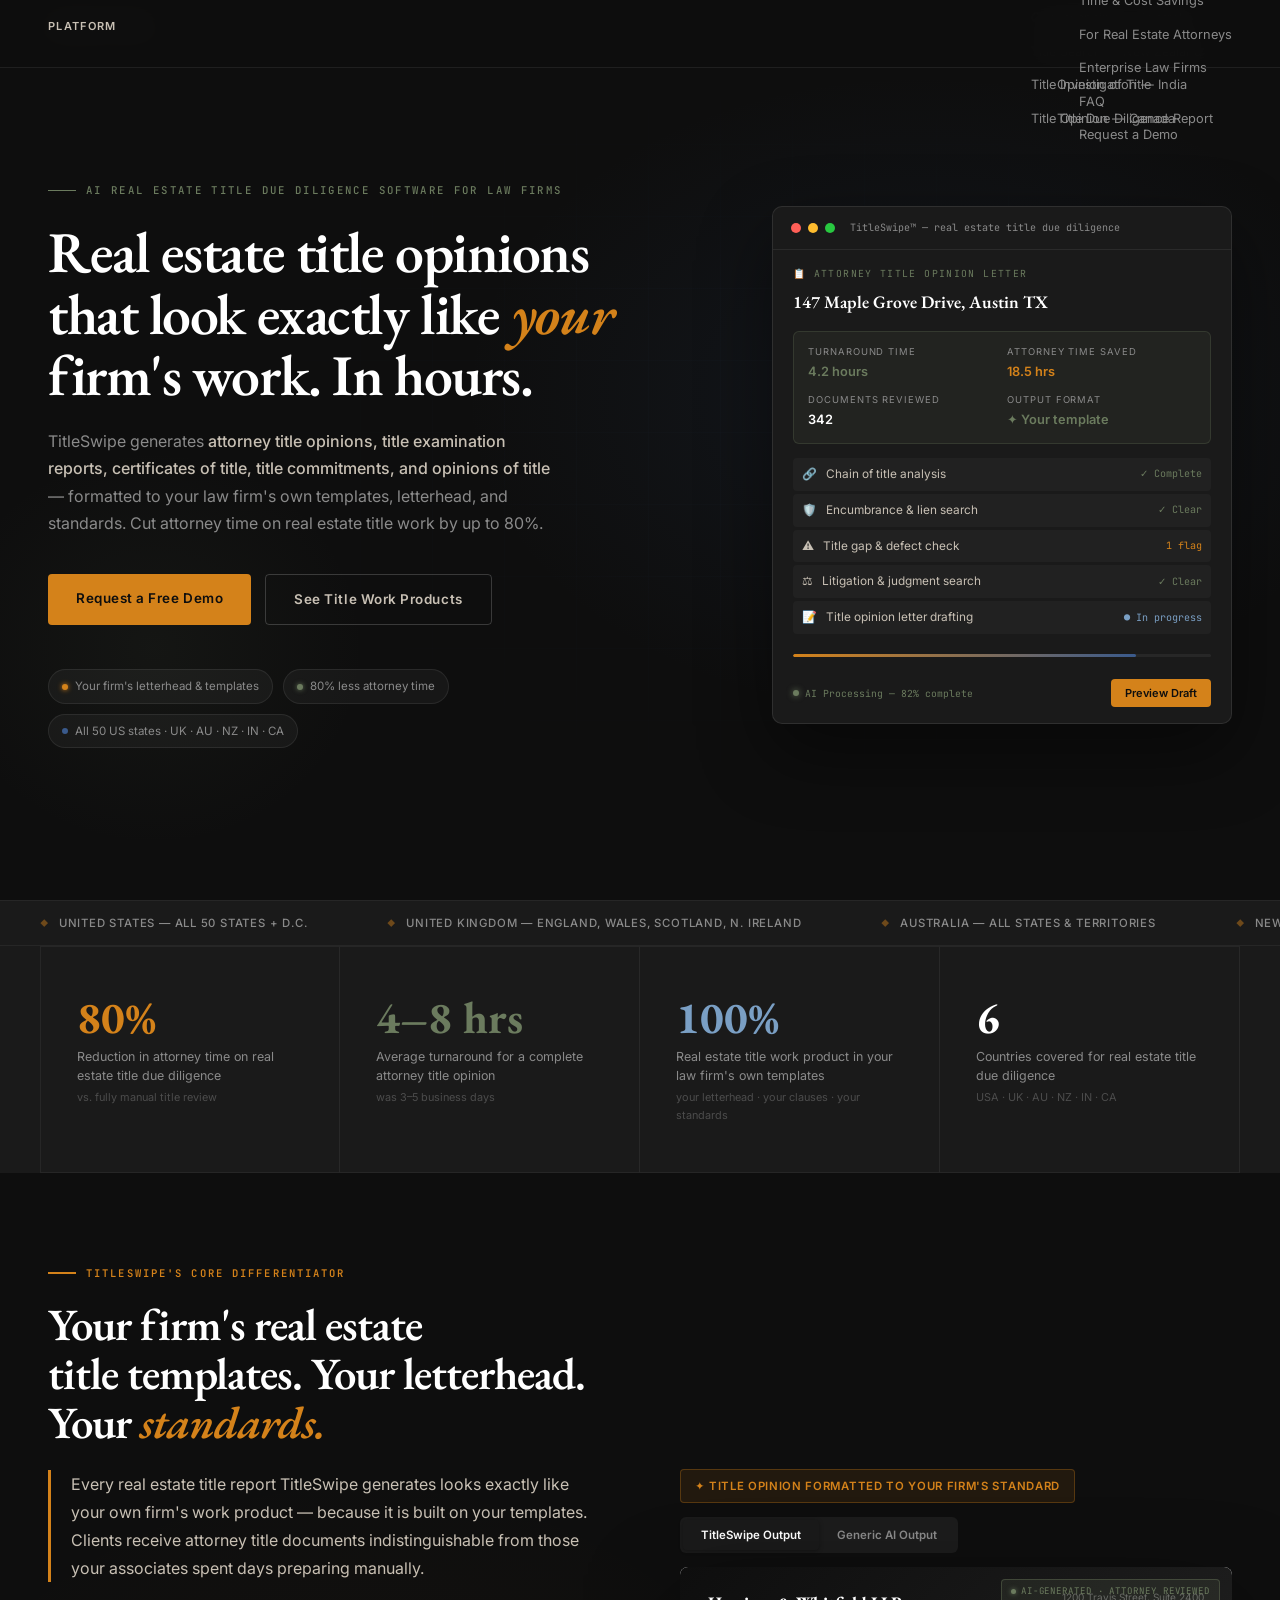
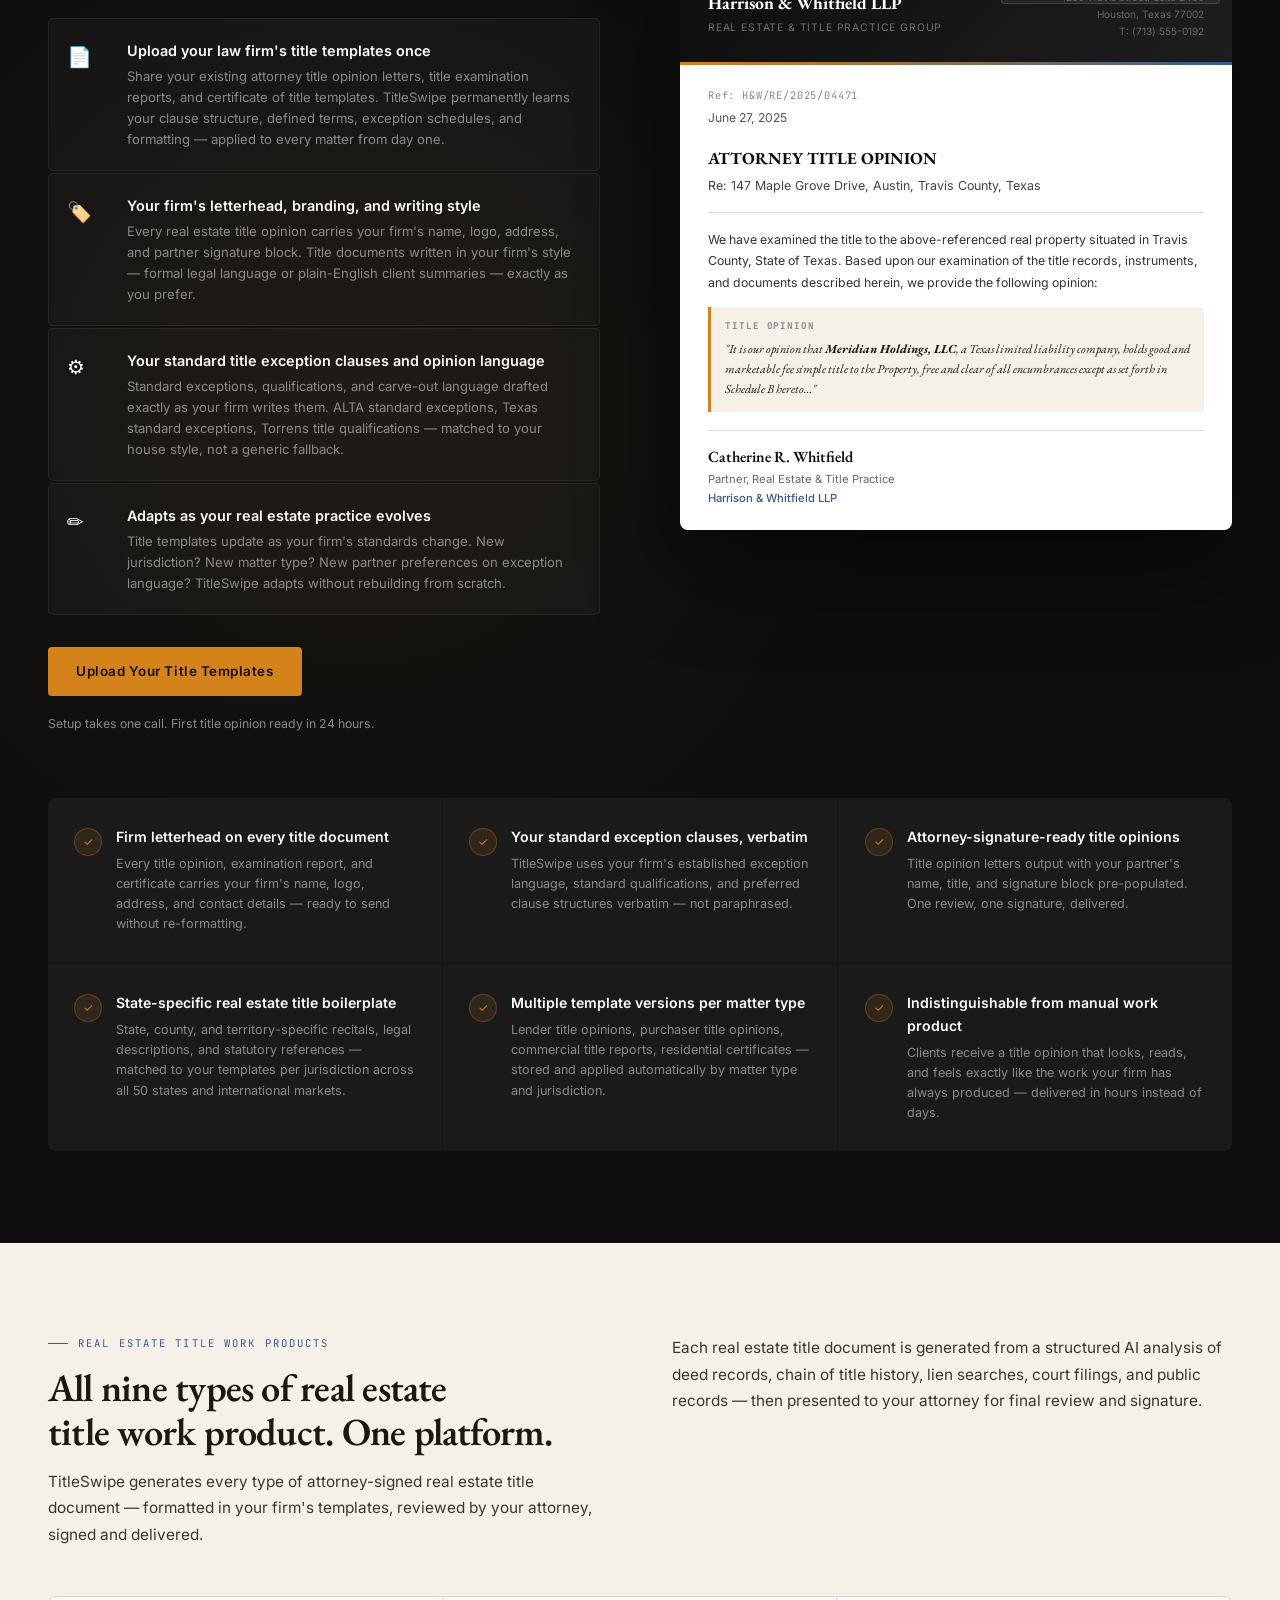
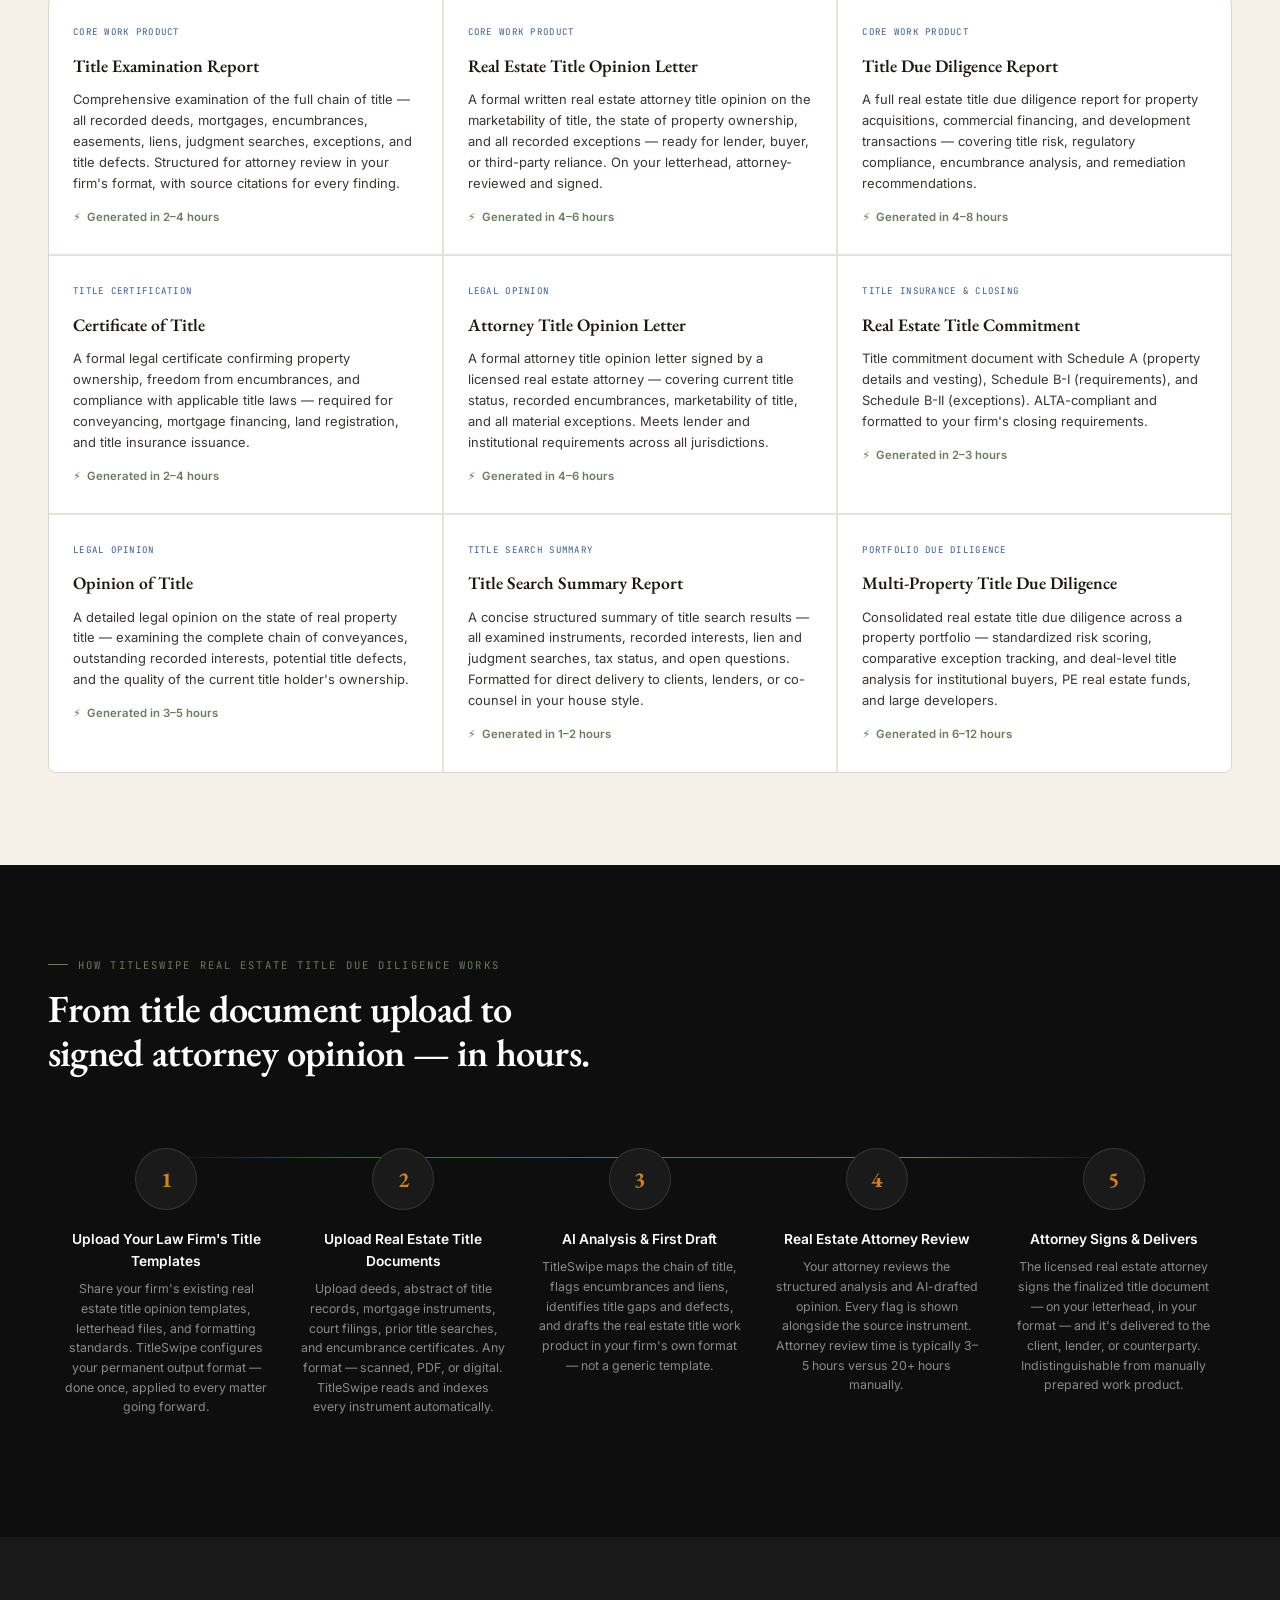
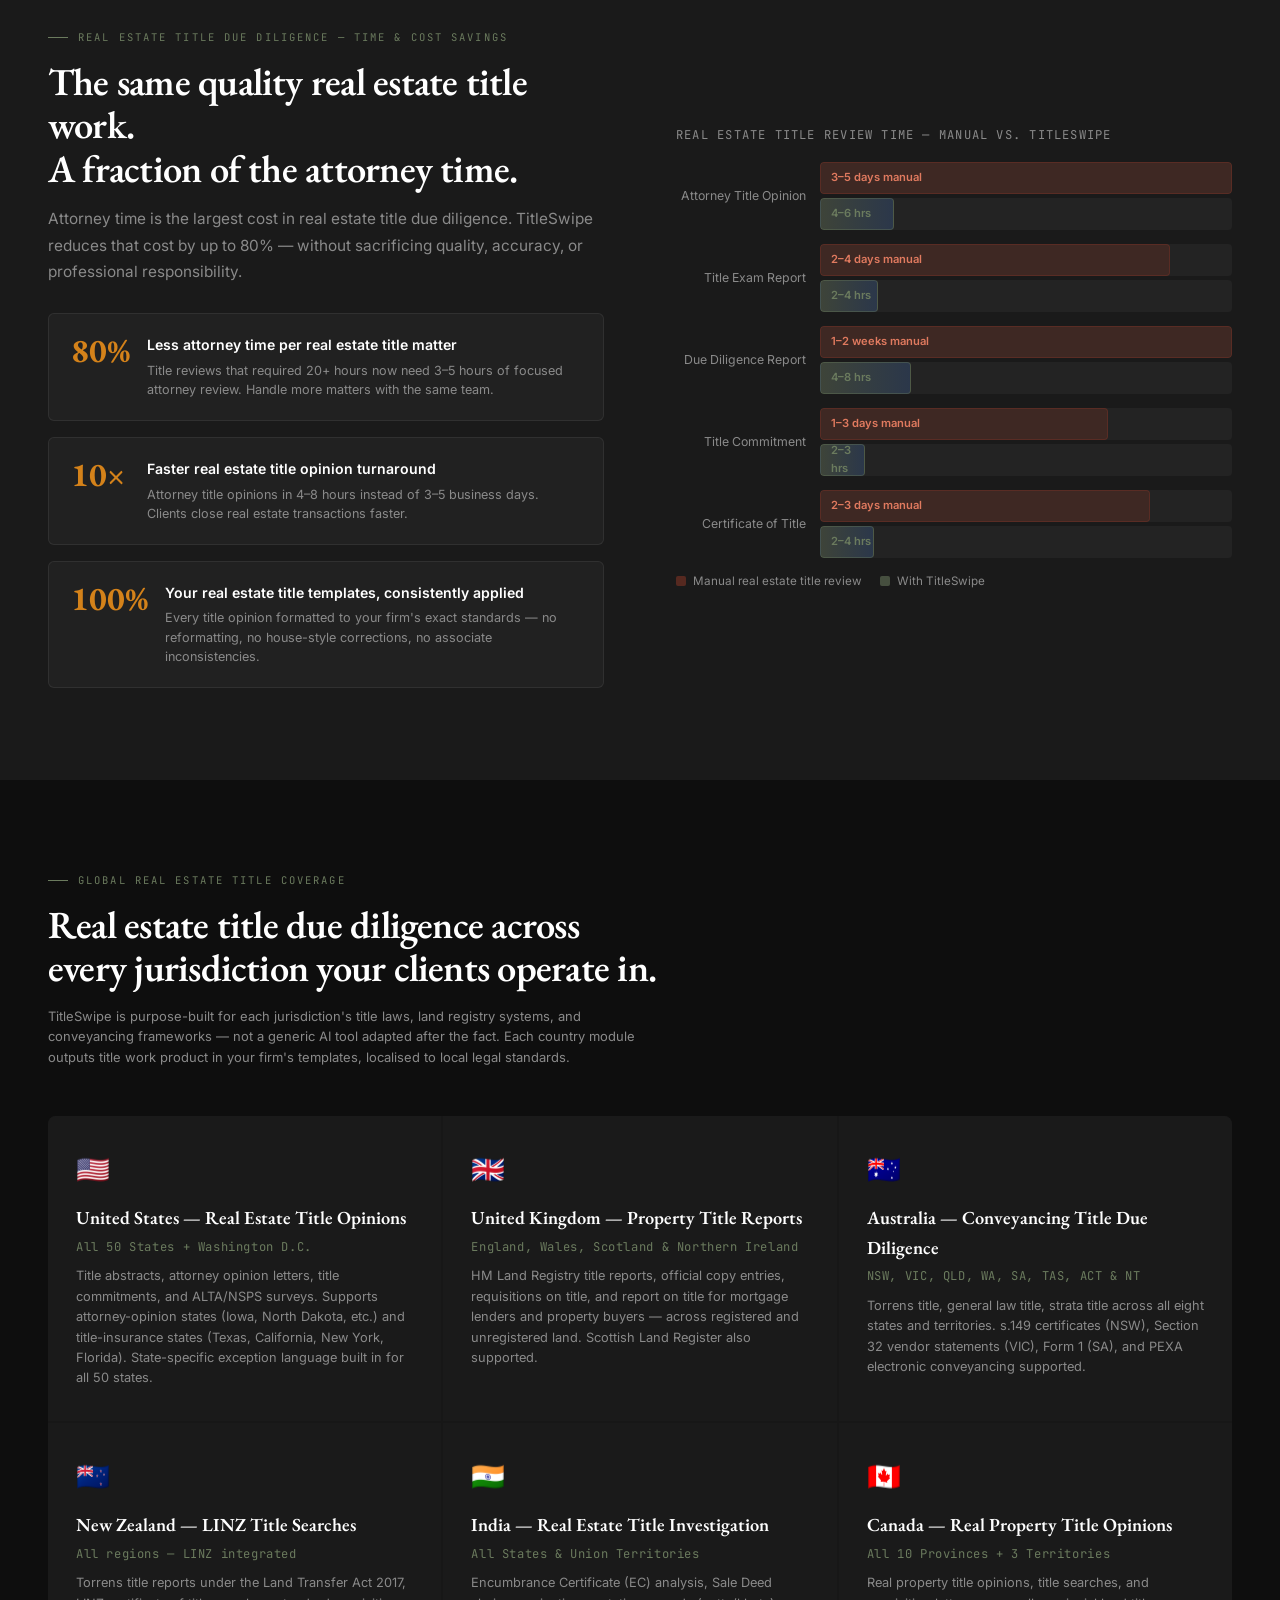
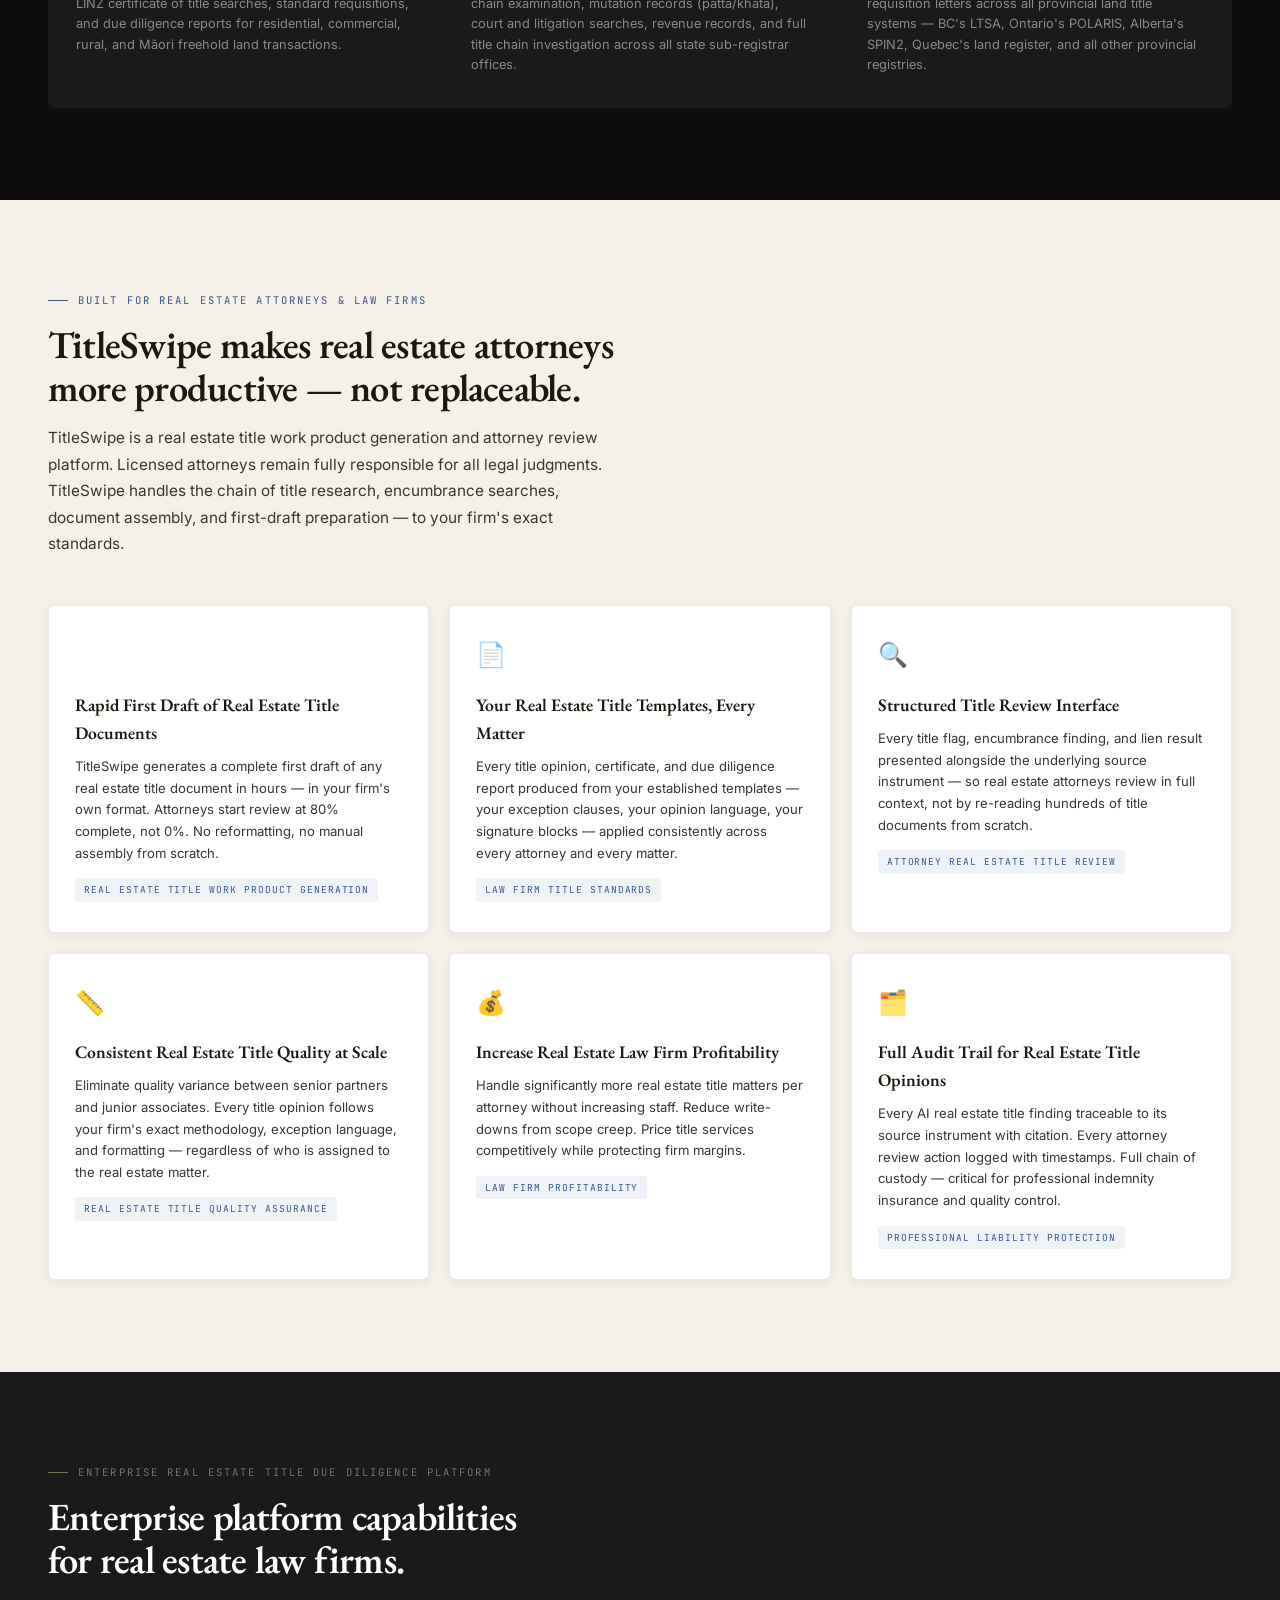
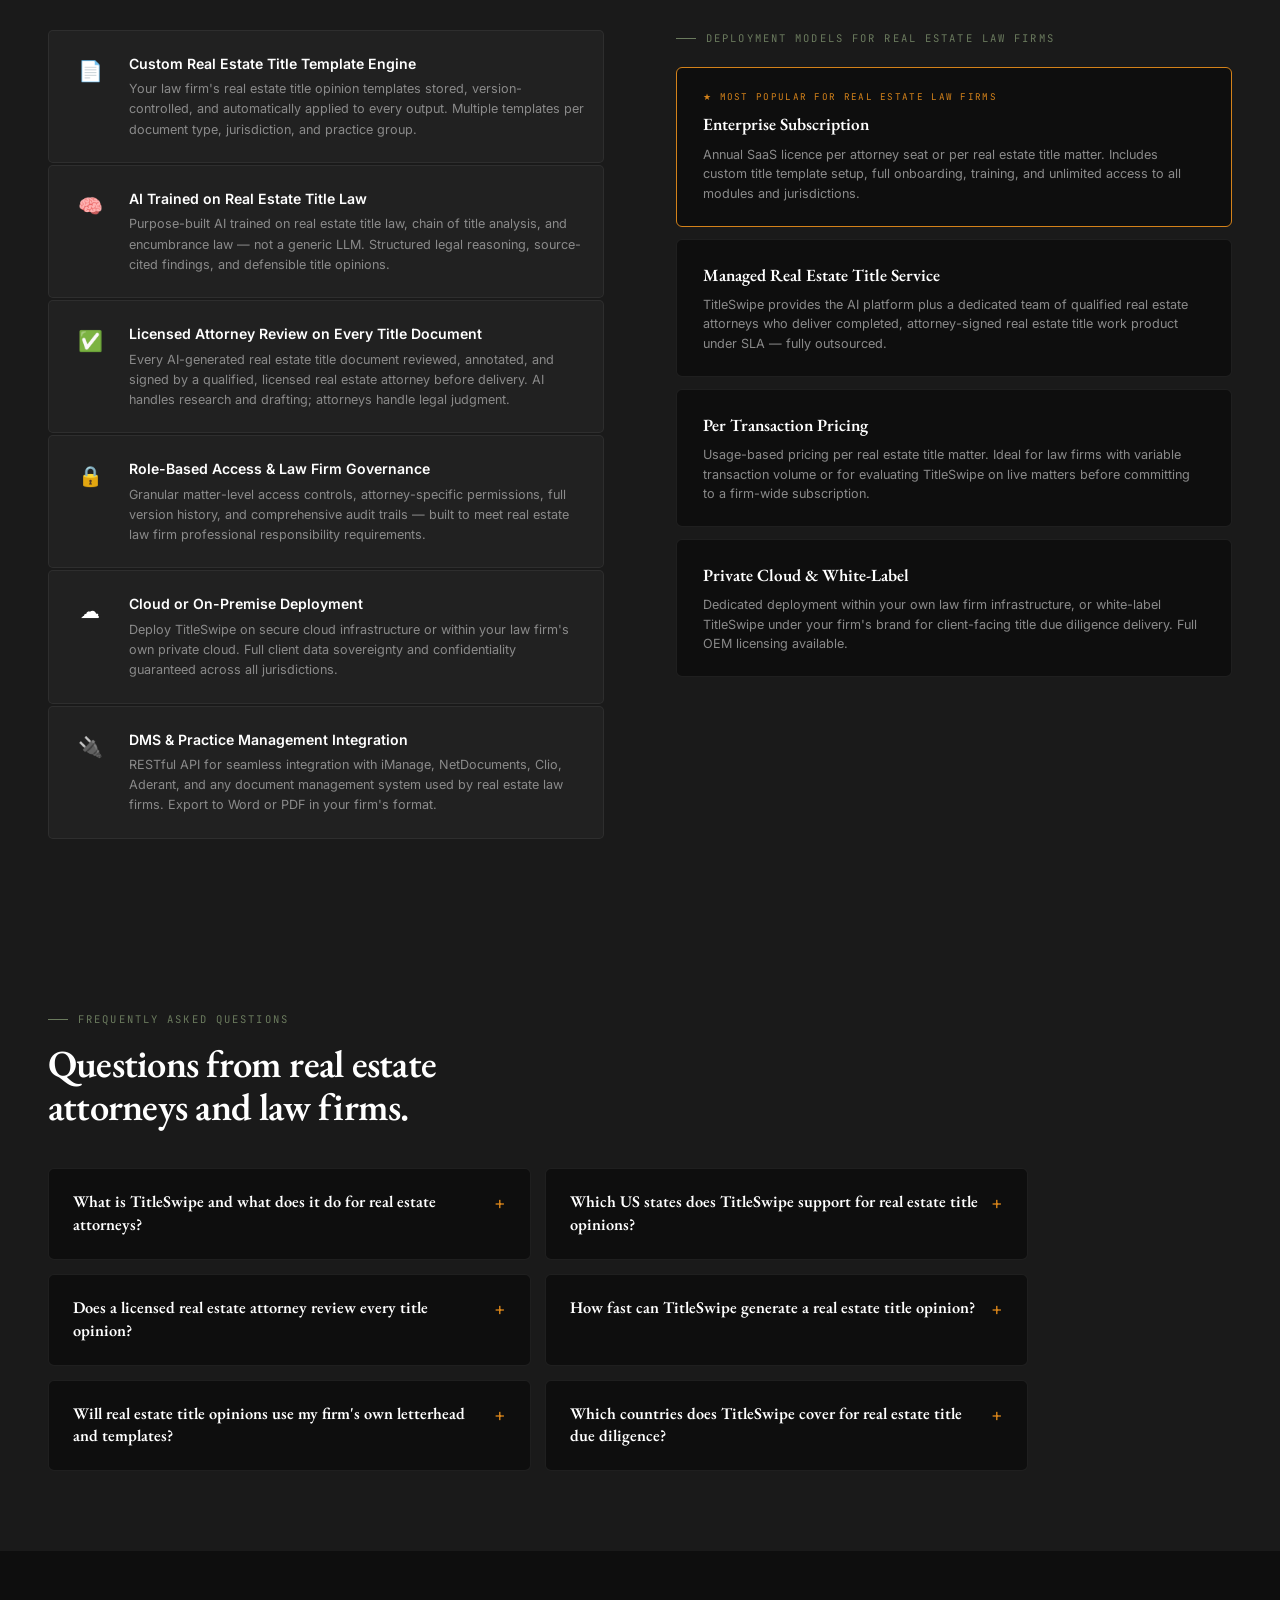
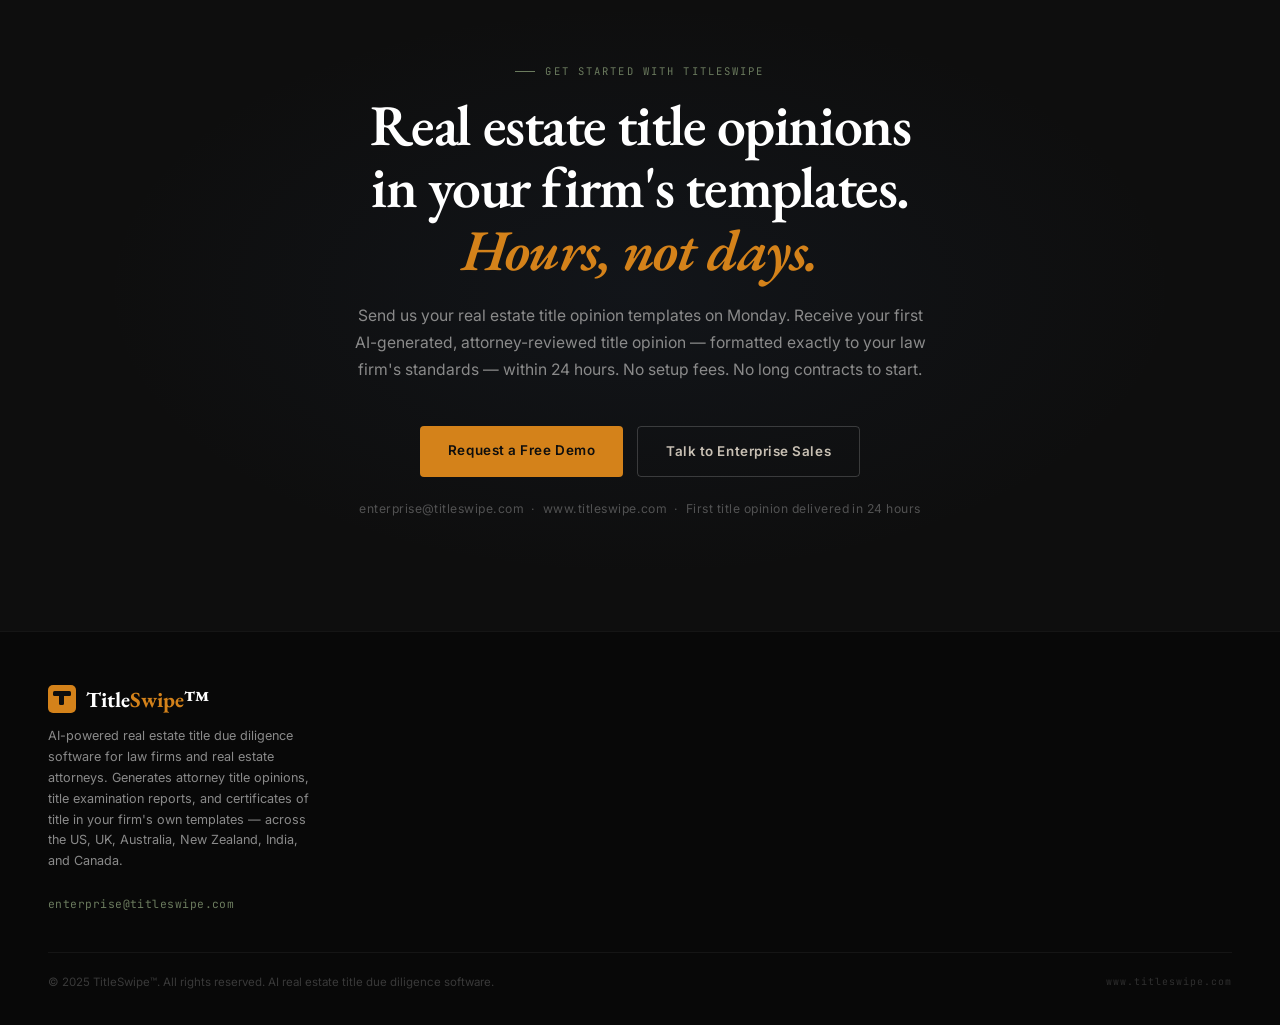
<file: public/index.html>
<!DOCTYPE html>
<html lang="en">
<head>
<meta charset="UTF-8">
<meta name="viewport" content="width=device-width, initial-scale=1.0">

<!-- ═══ PRIMARY SEO ═══ -->
<title>TitleSwipe™ | AI Real Estate Title Opinion & Due Diligence Software for Law Firms</title>
<meta name="description" content="TitleSwipe generates attorney title opinions, title examination reports, certificates of title, and title commitments in hours — formatted to your law firm's own templates and letterhead. Real estate due diligence AI for attorneys across the US, UK, Australia, India, Canada, and New Zealand. Cut attorney time by 80%.">
<meta name="keywords" content="real estate title opinion software, title examination report, AI title due diligence, attorney title opinion letter, certificate of title, title commitment software, real estate attorney software, TitleSwipe, title search AI, opinion of title, real estate legal AI, law firm title software, conveyancing AI software, title due diligence platform">
<meta name="author" content="TitleSwipe">
<meta name="robots" content="index, follow, max-snippet:-1, max-image-preview:large">
<link rel="canonical" href="https://www.titleswipe.com/">

<!-- ═══ OPEN GRAPH ═══ -->
<meta property="og:type" content="website">
<meta property="og:url" content="https://www.titleswipe.com/">
<meta property="og:title" content="TitleSwipe™ | AI Real Estate Title Opinion Software for Law Firms">
<meta property="og:description" content="Generate real estate attorney title opinions, title examination reports, and certificates of title in hours — in your law firm's own templates. Used by real estate attorneys across the US, UK, Australia, India, Canada &amp; New Zealand.">
<meta property="og:image" content="https://www.titleswipe.com/assets/og-image.png">
<meta property="og:image:width" content="1200">
<meta property="og:image:height" content="630">
<meta property="og:image:alt" content="TitleSwipe AI Real Estate Title Opinion Software for Law Firms">
<meta property="og:site_name" content="TitleSwipe">
<meta property="og:locale" content="en_US">

<!-- ═══ TWITTER ═══ -->
<meta name="twitter:card" content="summary_large_image">
<meta name="twitter:site" content="@titleswipe">
<meta name="twitter:title" content="TitleSwipe™ | AI Real Estate Title Opinions for Law Firms">
<meta name="twitter:description" content="Real estate attorney title opinions in your firm's own templates. 80% less attorney time. All 50 US states + UK, Australia, India, Canada, NZ.">
<meta name="twitter:image" content="https://www.titleswipe.com/assets/og-image.png">

<!-- ═══ FAVICONS ═══ -->
<link rel="icon" type="image/svg+xml" href="/assets/favicon.svg">
<link rel="icon" type="image/png" sizes="32x32" href="/assets/favicon-32.png">
<link rel="icon" type="image/png" sizes="16x16" href="/assets/favicon-16.png">
<link rel="apple-touch-icon" href="/assets/apple-touch-icon.png">
<link rel="manifest" href="/assets/site.webmanifest">
<meta name="theme-color" content="#0E0E0E">

<!-- ═══ FONTS ═══ -->
<link rel="preconnect" href="https://fonts.googleapis.com">
<link rel="preconnect" href="https://fonts.gstatic.com" crossorigin>
<link rel="dns-prefetch" href="https://fonts.googleapis.com">
<link href="https://fonts.googleapis.com/css2?family=EB+Garamond:ital,wght@0,400;0,500;0,600;0,700;1,400;1,500&family=Inter:wght@300;400;500;600&family=JetBrains+Mono:wght@400;500&display=swap" rel="stylesheet">

<!-- ═══ STRUCTURED DATA ═══ -->
<script type="application/ld+json">
{"@context":"https://schema.org","@graph":[
{"@type":"Organization","name":"TitleSwipe","url":"https://www.titleswipe.com","logo":"https://www.titleswipe.com/assets/logo.svg","email":"enterprise@titleswipe.com","description":"AI-powered real estate title due diligence software for law firms. Generates attorney title opinions in your firm's own templates.","areaServed":[{"@type":"Country","name":"United States"},{"@type":"Country","name":"United Kingdom"},{"@type":"Country","name":"Australia"},{"@type":"Country","name":"New Zealand"},{"@type":"Country","name":"India"},{"@type":"Country","name":"Canada"}]},
{"@type":"SoftwareApplication","name":"TitleSwipe","applicationCategory":"LegalApplication","description":"AI real estate title due diligence software. Generates attorney title opinions, title examination reports, and certificates of title in your law firm's own templates.","url":"https://www.titleswipe.com","featureList":["Attorney title opinion letter generation","Title examination report","Certificate of title","Title commitment","Opinion of title","Custom law firm template integration","All 50 US states + UK, AU, NZ, IN, CA","80% reduction in attorney time"]},
{"@type":"FAQPage","mainEntity":[
{"@type":"Question","name":"What is TitleSwipe?","acceptedAnswer":{"@type":"Answer","text":"TitleSwipe is AI-powered real estate title due diligence software that generates attorney title opinions, title examination reports, certificates of title, and title commitments in hours — formatted to your law firm's own templates and letterhead."}},
{"@type":"Question","name":"Which US states does TitleSwipe support?","acceptedAnswer":{"@type":"Answer","text":"TitleSwipe supports all 50 US states and Washington D.C., including both attorney-opinion states and title-insurance states, with state-specific exception language built in."}},
{"@type":"Question","name":"Does a licensed attorney review every title opinion?","acceptedAnswer":{"@type":"Answer","text":"Yes. Every AI-generated title document is reviewed and signed by a licensed real estate attorney before delivery. The AI drafts; the attorney decides and signs."}},
{"@type":"Question","name":"How fast can TitleSwipe generate an attorney title opinion?","acceptedAnswer":{"@type":"Answer","text":"An attorney title opinion letter typically takes 4–6 hours from document upload to signed delivery, compared to 3–5 business days manually — a 10× improvement."}},
{"@type":"Question","name":"Will TitleSwipe use my firm's letterhead and templates?","acceptedAnswer":{"@type":"Answer","text":"Yes. This is TitleSwipe's core feature. You upload your firm's title templates once and every document generated uses them permanently — your letterhead, clauses, signature blocks, and exception language."}},
{"@type":"Question","name":"Which countries does TitleSwipe cover?","acceptedAnswer":{"@type":"Answer","text":"TitleSwipe covers the United States (all 50 states), United Kingdom, Australia (all states and territories), New Zealand, India (all states), and Canada (all provinces and territories)."}}
]}
]}
</script>

<style>
/* ═══════════════════════════════════════════════
   RESET & ROOT
═══════════════════════════════════════════════ */
*,*::before,*::after{box-sizing:border-box;margin:0;padding:0}
:root{
  --black:   #0E0E0E;
  --card:    #1A1A1A;
  --border:  #2A2A2A;
  --amber:   #D4821A;
  --amber-l: #E89A3C;
  --slate:   #3A5A8C;
  --sage:    #6B7B5E;
  --cream:   #F5F0E8;
  --cream-d: #EDE8DF;
  --white:   #FFFFFF;
  --gray:    #8A8A8A;
  --gray-l:  #C8C0B4;
  --gray-d:  #3A3530;
  --red-soft:#E07A5F;
  --serif:   'EB Garamond',Georgia,serif;
  --sans:    'Inter',system-ui,sans-serif;
  --mono:    'JetBrains Mono','Courier New',monospace;
}

html{scroll-behavior:smooth;font-size:16px}
body{font-family:var(--sans);background:var(--black);color:var(--white);overflow-x:hidden;-webkit-font-smoothing:antialiased;line-height:1.6}

/* ═══════════════════════════════════════════════
   SKIP LINK
═══════════════════════════════════════════════ */
.skip{position:absolute;top:-100%;left:0;background:var(--amber);color:var(--black);padding:10px 20px;font-weight:600;z-index:9999;text-decoration:none;font-size:.85rem}
.skip:focus{top:0}

/* ═══════════════════════════════════════════════
   NAV
═══════════════════════════════════════════════ */
nav{
  position:fixed;top:0;left:0;right:0;z-index:200;
  display:flex;align-items:center;justify-content:space-between;
  padding:0 48px;height:68px;
  background:rgba(14,14,14,.95);
  backdrop-filter:blur(14px);-webkit-backdrop-filter:blur(14px);
  border-bottom:1px solid rgba(255,255,255,.07);
  transition:background .3s;
}

/* LOGO — the most important fix */
.logo{display:flex;align-items:center;gap:12px;text-decoration:none;flex-shrink:0}
.logo-icon{
  width:36px;height:36px;background:var(--amber);border-radius:7px;
  display:flex;align-items:center;justify-content:center;flex-shrink:0;
  position:relative;
}
.logo-icon::before{
  content:'';position:absolute;
  top:8px;left:6px;right:6px;height:6px;
  background:var(--black);border-radius:2px;
}
.logo-icon::after{
  content:'';position:absolute;
  top:8px;left:15px;width:6px;height:18px;
  background:var(--black);border-radius:2px;
}
.logo-text{
  font-family:var(--serif);font-size:1.45rem;font-weight:700;
  letter-spacing:-.02em;color:var(--white);line-height:1;
}
.logo-text span{color:var(--amber)}
.logo-tm{font-size:.7rem;color:var(--amber);vertical-align:super;margin-left:1px;font-family:var(--sans)}

.nav-links{display:flex;gap:28px;list-style:none}
.nav-links a{font-size:.76rem;font-weight:500;letter-spacing:.08em;text-transform:uppercase;color:var(--gray);text-decoration:none;transition:color .2s;white-space:nowrap}
.nav-links a:hover{color:var(--white)}
.nav-links a.hl{color:var(--amber)}
.nav-links a.hl:hover{color:var(--amber-l)}

.nav-right{display:flex;align-items:center;gap:12px;flex-shrink:0}
.btn-ghost{font-size:.78rem;font-weight:500;color:var(--gray-l);text-decoration:none;padding:8px 18px;border:1px solid rgba(255,255,255,.15);border-radius:4px;transition:all .2s;white-space:nowrap}
.btn-ghost:hover{border-color:var(--amber);color:var(--amber)}
.btn-primary{font-size:.78rem;font-weight:600;color:var(--black);background:var(--amber);text-decoration:none;padding:9px 20px;border-radius:4px;transition:all .2s;white-space:nowrap}
.btn-primary:hover{background:var(--amber-l)}

/* ═══════════════════════════════════════════════
   HERO
═══════════════════════════════════════════════ */
#hero{min-height:100vh;display:flex;align-items:center;padding:110px 48px 80px;position:relative;overflow:hidden}
.hero-glow{position:absolute;inset:0;background:radial-gradient(ellipse 55% 55% at 72% 44%,rgba(58,90,140,.12) 0%,transparent 65%),radial-gradient(ellipse 30% 40% at 12% 72%,rgba(107,123,94,.07) 0%,transparent 55%);pointer-events:none}
.hero-grid{position:absolute;inset:0;opacity:.2;background-image:linear-gradient(rgba(58,90,140,.15) 1px,transparent 1px),linear-gradient(90deg,rgba(58,90,140,.15) 1px,transparent 1px);background-size:72px 72px;mask-image:radial-gradient(ellipse 60% 60% at 60% 48%,black 25%,transparent 75%);-webkit-mask-image:radial-gradient(ellipse 60% 60% at 60% 48%,black 25%,transparent 75%);pointer-events:none}

.hero-wrap{position:relative;z-index:1;max-width:1200px;width:100%;margin:0 auto;display:grid;grid-template-columns:1fr 460px;gap:64px;align-items:center}

.hero-tag{font-family:var(--mono);font-size:.67rem;font-weight:500;letter-spacing:.22em;text-transform:uppercase;color:var(--sage);display:flex;align-items:center;gap:10px;margin-bottom:22px}
.hero-tag::before{content:'';width:28px;height:1px;background:var(--sage);flex-shrink:0}

h1{font-family:var(--serif);font-size:clamp(2.6rem,4.5vw,4.2rem);font-weight:600;line-height:1.07;letter-spacing:-.025em;margin-bottom:22px}
h1 em{font-style:italic;color:var(--amber)}

.hero-sub{font-size:1rem;line-height:1.72;color:var(--gray);max-width:510px;margin-bottom:36px}
.hero-sub strong{color:var(--gray-l);font-weight:500}

.hero-btns{display:flex;gap:14px;flex-wrap:wrap;margin-bottom:44px}
.btn-lg{font-size:.84rem;font-weight:600;letter-spacing:.04em;padding:14px 28px;border-radius:4px;text-decoration:none;transition:all .2s;display:inline-block;border:none;cursor:pointer}
.btn-lg.amber{background:var(--amber);color:var(--black)}
.btn-lg.amber:hover{background:var(--amber-l);transform:translateY(-1px)}
.btn-lg.outline{border:1px solid rgba(255,255,255,.18);color:var(--gray-l)}
.btn-lg.outline:hover{border-color:var(--white);color:var(--white)}

.hero-badges{display:flex;gap:10px;flex-wrap:wrap}
.badge{display:inline-flex;align-items:center;gap:7px;font-size:.72rem;color:var(--gray);padding:7px 13px;background:rgba(255,255,255,.04);border:1px solid rgba(255,255,255,.08);border-radius:100px}
.dot{width:6px;height:6px;border-radius:50%;flex-shrink:0}
.dot.a{background:var(--amber);box-shadow:0 0 5px var(--amber)}
.dot.s{background:var(--sage);box-shadow:0 0 5px var(--sage)}
.dot.b{background:var(--slate)}

/* Platform preview card */
.hero-card{background:var(--card);border:1px solid rgba(255,255,255,.09);border-radius:10px;overflow:hidden;box-shadow:0 28px 72px rgba(0,0,0,.45)}
.card-top{padding:13px 18px;border-bottom:1px solid rgba(255,255,255,.07);display:flex;align-items:center;gap:7px}
.dot-r{width:10px;height:10px;border-radius:50%;background:#FF5F57;flex-shrink:0}
.dot-y{width:10px;height:10px;border-radius:50%;background:#FEBC2E;flex-shrink:0}
.dot-g{width:10px;height:10px;border-radius:50%;background:#28C840;flex-shrink:0}
.card-top-label{font-family:var(--mono);font-size:.63rem;color:var(--gray);margin-left:8px}
.card-dtype{padding:16px 20px 0;font-family:var(--mono);font-size:.61rem;letter-spacing:.14em;text-transform:uppercase;color:var(--sage)}
.card-dname{padding:7px 20px 14px;font-family:var(--serif);font-size:1.1rem;font-weight:600}
.card-meta{margin:0 20px 14px;padding:12px 14px;background:rgba(107,123,94,.1);border:1px solid rgba(107,123,94,.25);border-radius:6px;display:grid;grid-template-columns:1fr 1fr;gap:10px}
.cm-label{font-size:.59rem;letter-spacing:.1em;text-transform:uppercase;color:var(--gray);margin-bottom:3px}
.cm-val{font-size:.8rem;font-weight:600}
.cm-val.a{color:var(--amber)}
.cm-val.s{color:var(--sage)}
.card-rows{padding:0 20px 10px;display:flex;flex-direction:column;gap:3px}
.card-row{display:flex;align-items:center;gap:9px;padding:7px 9px;border-radius:4px;background:rgba(255,255,255,.03);font-size:.74rem;color:var(--gray-l)}
.card-row span:last-child{margin-left:auto;font-family:var(--mono);font-size:.63rem}
.card-row .ok{color:var(--sage)}
.card-row .warn{color:var(--amber)}
.card-row .live{color:#7A9FC4}
.card-progress{margin:10px 20px;height:3px;background:rgba(255,255,255,.06);border-radius:2px;overflow:hidden}
.card-bar{height:100%;background:linear-gradient(90deg,var(--amber),var(--slate));width:82%;border-radius:2px;animation:cprog 2.5s ease-in-out infinite alternate}
@keyframes cprog{from{width:62%}to{width:92%}}
.card-foot{padding:12px 20px 16px;display:flex;align-items:center;justify-content:space-between}
.card-status{font-family:var(--mono);font-size:.61rem;color:var(--sage);display:flex;align-items:center;gap:6px}
.card-status::before{content:'';width:6px;height:6px;border-radius:50%;background:var(--sage);box-shadow:0 0 6px var(--sage);animation:blink 1.5s infinite}
@keyframes blink{0%,100%{opacity:1}50%{opacity:.3}}
.card-btn{font-family:var(--sans);font-size:.69rem;font-weight:600;padding:7px 14px;background:var(--amber);color:var(--black);border-radius:4px;border:none;cursor:pointer;transition:background .2s}
.card-btn:hover{background:var(--amber-l)}

/* ═══════════════════════════════════════════════
   TICKER
═══════════════════════════════════════════════ */
.ticker{background:var(--card);border-top:1px solid rgba(255,255,255,.05);border-bottom:1px solid rgba(255,255,255,.05);height:46px;overflow:hidden;display:flex;align-items:center}
.ticker-inner{display:inline-flex;animation:tick 36s linear infinite;white-space:nowrap}
.ticker-item{display:inline-flex;align-items:center;gap:10px;padding:0 40px;font-size:.71rem;font-weight:500;letter-spacing:.07em;color:var(--gray);text-transform:uppercase}
.ticker-sep{color:rgba(212,130,26,.45);font-size:.5rem}
@keyframes tick{from{transform:translateX(0)}to{transform:translateX(-50%)}}

/* ═══════════════════════════════════════════════
   STATS BAND
═══════════════════════════════════════════════ */
#stats{background:var(--card);padding:0}
.stats-row{max-width:1200px;margin:0 auto;display:grid;grid-template-columns:repeat(4,1fr)}
.stat{padding:48px 36px;border-right:1px solid rgba(255,255,255,.06);border-top:1px solid rgba(255,255,255,.05);border-bottom:1px solid rgba(255,255,255,.05)}
.stat:first-child{border-left:1px solid rgba(255,255,255,.05)}
.stat-n{font-family:var(--serif);font-size:2.8rem;font-weight:700;line-height:1;margin-bottom:8px}
.stat-n.a{color:var(--amber)}
.stat-n.s{color:var(--sage)}
.stat-n.b{color:#7A9FC4}
.stat-n.w{color:var(--white)}
.stat-l{font-size:.78rem;color:var(--gray);line-height:1.5}
.stat-s{font-size:.68rem;color:rgba(255,255,255,.22);margin-top:4px}

/* ═══════════════════════════════════════════════
   SECTION COMMON
═══════════════════════════════════════════════ */
section{padding:92px 48px}
.container{max-width:1200px;margin:0 auto}
.eyebrow{font-family:var(--mono);font-size:.66rem;letter-spacing:.2em;text-transform:uppercase;color:var(--sage);display:flex;align-items:center;gap:10px;margin-bottom:14px}
.eyebrow::before{content:'';width:20px;height:1px;background:var(--sage);flex-shrink:0}
.eyebrow.dark{color:var(--slate)}
.eyebrow.dark::before{background:var(--slate)}
h2{font-family:var(--serif);font-size:clamp(1.75rem,3vw,2.65rem);font-weight:600;line-height:1.13;letter-spacing:-.02em;margin-bottom:16px}
h2.dk{color:#1C1810}
.sub{font-size:.96rem;line-height:1.72;color:var(--gray);max-width:560px}
.sub.dk{color:var(--gray-d)}

/* ═══════════════════════════════════════════════
   YOUR TEMPLATES — USP
═══════════════════════════════════════════════ */
#templates{background:var(--black);position:relative;overflow:hidden}
#templates::before{content:'';position:absolute;inset:0;background:radial-gradient(ellipse 65% 50% at 28% 50%,rgba(212,130,26,.05) 0%,transparent 65%);pointer-events:none}
.tmpl-wrap{display:grid;grid-template-columns:1fr 1fr;gap:80px;align-items:center}

.tmpl-overline{font-family:var(--mono);font-size:.66rem;font-weight:600;letter-spacing:.2em;text-transform:uppercase;color:var(--amber);display:flex;align-items:center;gap:10px;margin-bottom:18px}
.tmpl-overline::before{content:'';width:28px;height:2px;background:var(--amber);flex-shrink:0}
.tmpl-h{font-family:var(--serif);font-size:clamp(2rem,3.5vw,3.1rem);font-weight:600;line-height:1.1;letter-spacing:-.022em;margin-bottom:22px}
.tmpl-h em{font-style:italic;color:var(--amber)}
.tmpl-lead{font-size:1rem;line-height:1.75;color:var(--gray-l);border-left:3px solid var(--amber);padding-left:20px;margin-bottom:36px}

.pillars{display:flex;flex-direction:column;gap:2px}
.pillar{display:grid;grid-template-columns:44px 1fr;gap:16px;padding:20px 18px;background:rgba(255,255,255,.03);border:1px solid rgba(255,255,255,.07);border-radius:5px;transition:all .2s}
.pillar:hover{background:rgba(212,130,26,.06);border-color:rgba(212,130,26,.2)}
.pillar-ico{font-size:1.25rem;padding-top:2px}
.pillar h3{font-size:.9rem;font-weight:600;margin-bottom:4px;color:var(--white)}
.pillar p{font-size:.82rem;color:var(--gray);line-height:1.6}

.tmpl-cta{display:flex;align-items:center;gap:18px;flex-wrap:wrap;margin-top:32px}
.tmpl-note{font-size:.77rem;color:var(--gray)}

/* Before/After toggle */
.toggle-wrap{display:flex;gap:0;background:rgba(255,255,255,.06);border-radius:6px;padding:3px;width:fit-content;margin-bottom:14px}
.tab{font-size:.72rem;font-weight:600;padding:8px 18px;border-radius:4px;cursor:pointer;color:var(--gray);border:none;background:none;font-family:var(--sans);transition:all .2s}
.tab.on{background:var(--card);color:var(--white);box-shadow:0 1px 4px rgba(0,0,0,.35)}
.tab:hover:not(.on){color:var(--white)}

/* Document mockup */
.doc-mock{background:var(--white);border-radius:8px;box-shadow:0 36px 88px rgba(0,0,0,.5);overflow:hidden;position:relative}
.doc-ai-tag{position:absolute;top:12px;right:12px;background:rgba(107,123,94,.15);border:1px solid rgba(107,123,94,.4);border-radius:4px;padding:4px 9px;font-family:var(--mono);font-size:.57rem;letter-spacing:.1em;text-transform:uppercase;color:var(--sage);display:flex;align-items:center;gap:5px}
.doc-ai-tag::before{content:'';width:5px;height:5px;border-radius:50%;background:var(--sage);box-shadow:0 0 5px var(--sage);animation:blink 1.5s infinite}
.doc-header{background:linear-gradient(135deg,#0E0E0E 0%,#1E1E1E 100%);padding:22px 28px;display:flex;align-items:flex-start;justify-content:space-between}
.doc-firm{font-family:var(--serif);font-size:1.1rem;font-weight:700;color:var(--white);margin-bottom:3px}
.doc-firm-sub{font-size:.65rem;color:rgba(255,255,255,.4);letter-spacing:.08em;text-transform:uppercase}
.doc-rule{height:3px;background:linear-gradient(90deg,var(--amber),var(--slate))}
.doc-body{padding:22px 28px;color:#1C1810}
.doc-ref{font-size:.65rem;color:#888;font-family:var(--mono);letter-spacing:.08em;margin-bottom:4px}
.doc-date{font-size:.76rem;color:#555;margin-bottom:18px}
.doc-subj{font-family:var(--serif);font-size:1.05rem;font-weight:700;color:#0E0E0E;margin-bottom:4px}
.doc-re{font-size:.78rem;color:#444;margin-bottom:16px;padding-bottom:16px;border-bottom:1px solid #E0DBD3}
.doc-p{font-size:.77rem;color:#333;line-height:1.72;margin-bottom:12px}
.doc-opinion{background:#F5F0E8;border-left:3px solid var(--amber);padding:12px 14px;margin:14px 0;border-radius:0 4px 4px 0}
.doc-opinion-label{font-size:.58rem;font-weight:700;letter-spacing:.1em;text-transform:uppercase;color:#888;margin-bottom:5px;font-family:var(--mono)}
.doc-opinion-text{font-size:.77rem;color:#1C1810;line-height:1.65;font-family:var(--serif);font-style:italic}
.doc-sig{margin-top:18px;padding-top:14px;border-top:1px solid #E0DBD3}
.doc-sig-name{font-family:var(--serif);font-size:.97rem;font-weight:600;color:#0E0E0E;margin-bottom:2px}
.doc-sig-title{font-size:.7rem;color:#666;margin-bottom:1px}
.doc-sig-firm{font-size:.7rem;color:var(--slate);font-weight:500}
.doc-addr{text-align:right;font-size:.63rem;color:rgba(255,255,255,.35);line-height:1.7}

/* Checklist below USP */
.checklist{display:grid;grid-template-columns:repeat(3,1fr);gap:2px;margin-top:64px;background:rgba(255,255,255,.04);border-radius:8px;overflow:hidden}
.check-cell{background:var(--card);padding:28px 26px;display:flex;align-items:flex-start;gap:14px;transition:background .2s}
.check-cell:hover{background:rgba(212,130,26,.07)}
.check-mark{width:28px;height:28px;border-radius:50%;background:rgba(212,130,26,.12);border:1px solid rgba(212,130,26,.3);display:flex;align-items:center;justify-content:center;font-size:.74rem;color:var(--amber);flex-shrink:0;margin-top:2px}
.check-cell h3{font-size:.88rem;font-weight:600;margin-bottom:5px;color:var(--white)}
.check-cell p{font-size:.79rem;color:var(--gray);line-height:1.6}

/* ═══════════════════════════════════════════════
   WORK PRODUCTS
═══════════════════════════════════════════════ */
#outputs{background:var(--cream)}
.outputs-intro{display:grid;grid-template-columns:1fr 1fr;gap:64px;margin-bottom:48px;align-items:start}
.products-grid{display:grid;grid-template-columns:repeat(3,1fr);gap:2px;background:rgba(80,65,50,.08);border-radius:8px;overflow:hidden;border:1px solid rgba(80,65,50,.08)}
.product{background:var(--white);padding:28px 24px;transition:background .2s;cursor:default}
.product:hover{background:#EDE8DF}
.prod-tag{font-family:var(--mono);font-size:.57rem;letter-spacing:.14em;text-transform:uppercase;color:var(--slate);margin-bottom:12px;display:block}
.prod-name{font-family:var(--serif);font-size:1.1rem;font-weight:600;color:#1C1810;margin-bottom:9px}
.prod-desc{font-size:.81rem;line-height:1.62;color:var(--gray-d)}
.prod-time{margin-top:14px;font-size:.71rem;font-weight:600;color:var(--sage);display:flex;align-items:center;gap:6px}
.prod-time::before{content:'⚡'}

/* ═══════════════════════════════════════════════
   HOW IT WORKS
═══════════════════════════════════════════════ */
#how{background:var(--black)}
.steps{display:grid;grid-template-columns:repeat(5,1fr);margin-top:52px;position:relative}
.steps::before{content:'';position:absolute;top:31px;left:10%;right:10%;height:1px;background:linear-gradient(90deg,transparent,var(--slate) 20%,var(--sage) 80%,transparent)}
.step{padding:22px 16px 28px;text-align:center;position:relative}
.step-n{width:62px;height:62px;border-radius:50%;background:var(--card);border:1px solid rgba(255,255,255,.12);display:flex;align-items:center;justify-content:center;margin:0 auto 18px;font-family:var(--serif);font-size:1.35rem;font-weight:700;color:var(--amber);position:relative;z-index:1;transition:all .2s}
.step:hover .step-n{background:rgba(58,90,140,.2);border-color:var(--slate)}
.step h3{font-size:.86rem;font-weight:600;margin-bottom:7px;color:var(--white)}
.step p{font-size:.77rem;line-height:1.6;color:var(--gray)}

/* ═══════════════════════════════════════════════
   SPEED & SAVINGS
═══════════════════════════════════════════════ */
#speed{background:var(--card)}
.speed-wrap{display:grid;grid-template-columns:1fr 1fr;gap:72px;align-items:center}
.kpis{display:flex;flex-direction:column;gap:16px;margin-top:28px}
.kpi{display:flex;align-items:flex-start;gap:16px;padding:20px 22px;background:rgba(255,255,255,.03);border:1px solid rgba(255,255,255,.07);border-radius:6px;transition:border-color .2s}
.kpi:hover{border-color:rgba(58,90,140,.28)}
.kpi-n{font-family:var(--serif);font-size:2.1rem;font-weight:700;line-height:1;color:var(--amber);flex-shrink:0;min-width:60px}
.kpi h3{font-size:.88rem;font-weight:600;margin-bottom:4px;color:var(--white)}
.kpi p{font-size:.79rem;color:var(--gray);line-height:1.55}

.bars-label{font-size:.76rem;color:var(--gray);margin-bottom:16px;font-family:var(--mono);letter-spacing:.1em;text-transform:uppercase}
.bars{display:flex;flex-direction:column;gap:14px}
.bar-row{display:grid;grid-template-columns:130px 1fr;gap:14px;align-items:center}
.bar-label{font-size:.77rem;color:var(--gray);text-align:right}
.bar-tracks{display:flex;flex-direction:column;gap:4px}
.bar-track{height:32px;background:rgba(255,255,255,.04);border-radius:4px;overflow:hidden}
.bar-fill{height:100%;border-radius:4px;display:flex;align-items:center;padding-left:10px;font-size:.7rem;font-weight:600;transition:width 1.4s cubic-bezier(.4,0,.2,1)}
.bar-fill.before{background:rgba(160,60,40,.22);color:var(--red-soft);border:1px solid rgba(160,60,40,.28)}
.bar-fill.after{background:linear-gradient(90deg,rgba(107,123,94,.38),rgba(58,90,140,.38));color:var(--sage);border:1px solid rgba(107,123,94,.38)}
.bar-legend{display:flex;gap:18px;margin-top:14px}
.leg{display:flex;align-items:center;gap:7px;font-size:.73rem;color:var(--gray)}
.leg-dot{width:10px;height:10px;border-radius:2px}
.leg-dot.r{background:rgba(160,60,40,.45)}
.leg-dot.s{background:rgba(107,123,94,.55)}

/* ═══════════════════════════════════════════════
   JURISDICTIONS
═══════════════════════════════════════════════ */
#jurisdictions{background:var(--black)}
.jur-note{font-size:.81rem;color:var(--gray);line-height:1.6;max-width:600px;margin-top:10px}
.jur-grid{display:grid;grid-template-columns:repeat(3,1fr);gap:2px;margin-top:48px;background:rgba(255,255,255,.04);border-radius:8px;overflow:hidden}
.jur{background:var(--card);padding:32px 28px;transition:background .2s}
.jur:hover{background:rgba(58,90,140,.1)}
.jur-flag{font-size:1.7rem;margin-bottom:12px;display:block}
.jur h3{font-family:var(--serif);font-size:1.15rem;font-weight:600;margin-bottom:5px;color:var(--white)}
.jur-states{font-size:.76rem;color:var(--sage);margin-bottom:9px;font-family:var(--mono);letter-spacing:.05em}
.jur p{font-size:.8rem;color:var(--gray);line-height:1.6}

/* ═══════════════════════════════════════════════
   FOR ATTORNEYS
═══════════════════════════════════════════════ */
#lawyers{background:var(--cream)}
.lawyers-grid{display:grid;grid-template-columns:repeat(3,1fr);gap:20px;margin-top:48px}
.feat{background:var(--white);border-radius:6px;padding:30px 26px;border:1px solid rgba(80,65,50,.1);box-shadow:0 2px 10px rgba(60,45,30,.06);transition:box-shadow .2s,transform .2s}
.feat:hover{box-shadow:0 8px 30px rgba(60,45,30,.1);transform:translateY(-3px)}
.feat-ico{font-size:1.5rem;margin-bottom:16px;display:block}
.feat h3{font-family:var(--serif);font-size:1.1rem;font-weight:600;color:#1C1810;margin-bottom:9px}
.feat p{font-size:.82rem;line-height:1.65;color:var(--gray-d)}
.feat-tag{margin-top:14px;display:inline-block;font-family:var(--mono);font-size:.6rem;letter-spacing:.1em;text-transform:uppercase;color:var(--slate);padding:4px 9px;background:rgba(58,90,140,.08);border-radius:3px}

/* ═══════════════════════════════════════════════
   ENTERPRISE
═══════════════════════════════════════════════ */
#enterprise{background:var(--card)}
.ent-wrap{display:grid;grid-template-columns:1fr 1fr;gap:72px;align-items:start;margin-top:48px}
.ent-list{display:flex;flex-direction:column;gap:2px}
.ent-item{display:grid;grid-template-columns:46px 1fr;gap:16px;align-items:start;padding:22px 18px;border-radius:5px;background:rgba(255,255,255,.03);border:1px solid rgba(255,255,255,.06);transition:all .2s}
.ent-item:hover{background:rgba(58,90,140,.09);border-color:rgba(58,90,140,.22)}
.ent-ico{font-size:1.25rem;text-align:center;padding-top:2px}
.ent-item h3{font-size:.88rem;font-weight:600;margin-bottom:4px;color:var(--white)}
.ent-item p{font-size:.79rem;color:var(--gray);line-height:1.6}
.models{display:flex;flex-direction:column;gap:12px}
.model{padding:22px 26px;background:var(--black);border-radius:6px;border:1px solid rgba(255,255,255,.07);transition:border-color .2s}
.model:hover{border-color:rgba(255,255,255,.14)}
.model.feat-model{border-color:var(--amber)}
.model-badge{font-family:var(--mono);font-size:.58rem;letter-spacing:.14em;text-transform:uppercase;color:var(--amber);display:block;margin-bottom:7px}
.model h3{font-family:var(--serif);font-size:1.07rem;font-weight:600;margin-bottom:6px;color:var(--white)}
.model p{font-size:.79rem;color:var(--gray);line-height:1.55}
.models-eye{font-family:var(--mono);font-size:.66rem;letter-spacing:.2em;text-transform:uppercase;color:var(--sage);display:flex;align-items:center;gap:10px;margin-bottom:20px}
.models-eye::before{content:'';width:20px;height:1px;background:var(--sage);flex-shrink:0}

/* ═══════════════════════════════════════════════
   FAQ
═══════════════════════════════════════════════ */
#faq{background:var(--card);padding:80px 48px}
.faq-grid{display:grid;grid-template-columns:1fr 1fr;gap:14px;max-width:980px;margin-top:40px}
details.faq-item{background:var(--black);border:1px solid rgba(255,255,255,.07);border-radius:6px;padding:22px 24px;transition:border-color .2s}
details.faq-item[open]{border-color:rgba(212,130,26,.28)}
details.faq-item summary{font-family:var(--serif);font-size:1.02rem;font-weight:600;cursor:pointer;list-style:none;color:var(--white);padding-right:22px;position:relative;line-height:1.4}
details.faq-item summary::after{content:'+';position:absolute;right:0;top:0;color:var(--amber);font-family:var(--sans);font-size:1.1rem;font-weight:400}
details.faq-item[open] summary::after{content:'−'}
details.faq-item summary::-webkit-details-marker{display:none}
details.faq-item p{font-size:.84rem;color:var(--gray);line-height:1.72;margin-top:14px}

/* ═══════════════════════════════════════════════
   CTA
═══════════════════════════════════════════════ */
#cta{background:var(--black);padding:112px 48px;text-align:center;position:relative;overflow:hidden}
#cta::before{content:'';position:absolute;inset:0;background:radial-gradient(ellipse 60% 60% at 50% 50%,rgba(58,90,140,.09) 0%,transparent 70%);pointer-events:none}
.cta-inner{position:relative;z-index:1;max-width:760px;margin:0 auto}
.cta-h{font-family:var(--serif);font-size:clamp(2.2rem,4.5vw,4rem);font-weight:600;line-height:1.08;letter-spacing:-.025em;margin-bottom:22px}
.cta-h em{font-style:italic;color:var(--amber)}
.cta-sub{font-size:.98rem;color:var(--gray);line-height:1.72;margin-bottom:42px;max-width:580px;margin-left:auto;margin-right:auto}
.cta-btns{display:flex;gap:14px;justify-content:center;flex-wrap:wrap}
.cta-note{margin-top:22px;font-size:.76rem;color:rgba(255,255,255,.28);letter-spacing:.04em}

/* ═══════════════════════════════════════════════
   FOOTER
═══════════════════════════════════════════════ */
footer{background:#080808;border-top:1px solid rgba(255,255,255,.05);padding:50px 48px 34px}
.foot-inner{max-width:1200px;margin:0 auto;display:grid;grid-template-columns:2fr 1fr 1fr 1fr;gap:44px;padding-bottom:36px;border-bottom:1px solid rgba(255,255,255,.05)}
.foot-brand-name{font-family:var(--serif);font-size:1.35rem;font-weight:700;margin-bottom:10px;display:flex;align-items:center;gap:10px;color:var(--white)}
.foot-brand-name .fi{width:28px;height:28px;background:var(--amber);border-radius:5px;display:inline-flex;align-items:center;justify-content:center;position:relative;flex-shrink:0}
.foot-brand-name .fi::before{content:'';position:absolute;top:6px;left:5px;right:5px;height:5px;background:var(--black);border-radius:1.5px}
.foot-brand-name .fi::after{content:'';position:absolute;top:6px;left:11px;width:5px;height:14px;background:var(--black);border-radius:1.5px}
.foot-brand-name .fn{color:var(--white)}
.foot-brand-name .fn span{color:var(--amber)}
.foot-desc{font-size:.79rem;color:var(--gray);line-height:1.65;max-width:270px;margin-bottom:18px}
.foot-email{font-family:var(--mono);font-size:.71rem;color:var(--sage);letter-spacing:.04em;text-decoration:none;transition:color .2s}
.foot-email:hover{color:var(--amber-l)}
.foot-col h4{font-size:.69rem;font-weight:600;letter-spacing:.12em;text-transform:uppercase;color:var(--gray-l);margin-bottom:14px}
.foot-col ul{list-style:none;display:flex;flex-direction:column;gap:8px}
.foot-col a{font-size:.8rem;color:var(--gray);text-decoration:none;transition:color .2s}
.foot-col a:hover{color:var(--white)}
.foot-bottom{max-width:1200px;margin:20px auto 0;display:flex;align-items:center;justify-content:space-between;font-size:.72rem;color:rgba(255,255,255,.2)}
.foot-mono{font-family:var(--mono);font-size:.62rem;color:rgba(255,255,255,.16);letter-spacing:.1em}

/* ═══════════════════════════════════════════════
   SCROLL REVEAL
═══════════════════════════════════════════════ */
.r{opacity:0;transform:translateY(20px);transition:opacity .6s ease,transform .6s ease}
.r.v{opacity:1;transform:none}

/* ═══════════════════════════════════════════════
   RESPONSIVE
═══════════════════════════════════════════════ */
@media(max-width:1100px){
  nav{padding:0 24px}
  .hero-wrap{grid-template-columns:1fr;gap:48px}
  .hero-card{max-width:480px}
  .tmpl-wrap{grid-template-columns:1fr;gap:48px}
  .speed-wrap{grid-template-columns:1fr;gap:56px}
  .ent-wrap{grid-template-columns:1fr;gap:48px}
  .stats-row{grid-template-columns:repeat(2,1fr)}
  .foot-inner{grid-template-columns:1fr 1fr}
  .checklist{grid-template-columns:repeat(2,1fr)}
  .outputs-intro{grid-template-columns:1fr;gap:28px}
}
@media(max-width:768px){
  nav{padding:0 18px;height:62px}
  .nav-links{display:none}
  section{padding:68px 20px}
  #hero{padding:92px 20px 56px}
  #cta{padding:80px 20px}
  footer{padding:40px 20px}
  h1{font-size:2.4rem}
  .tmpl-h{font-size:2rem}
  .steps{grid-template-columns:1fr 1fr;gap:0}
  .steps::before{display:none}
  .jur-grid{grid-template-columns:1fr}
  .lawyers-grid{grid-template-columns:1fr}
  .products-grid{grid-template-columns:1fr}
  .checklist{grid-template-columns:1fr}
  .stats-row{grid-template-columns:1fr 1fr}
  .faq-grid{grid-template-columns:1fr}
  #faq{padding:60px 20px}
  .foot-inner{grid-template-columns:1fr}
  .cta-h{font-size:2.1rem}
  .bar-row{grid-template-columns:90px 1fr}
}
@media(max-width:480px){
  .stats-row{grid-template-columns:1fr}
  .steps{grid-template-columns:1fr}
  .hero-wrap{grid-template-columns:1fr}
}
@media(prefers-reduced-motion:reduce){
  .ticker-inner{animation:none}
  .card-bar{animation:none;width:82%}
  .card-status::before{animation:none}
  .r{opacity:1;transform:none;transition:none}
  *{transition-duration:.01ms!important;animation-duration:.01ms!important}
}
</style>
</head>
<body>

<a href="#main" class="skip">Skip to main content</a>

<!-- ═══ NAV ═══ -->
<nav id="topnav" role="navigation" aria-label="Main navigation">
  <!-- LOGO -->
  <a href="/" class="logo" aria-label="TitleSwipe — AI Real Estate Title Due Diligence">
    <div class="logo-icon" aria-hidden="true"></div>
    <span class="logo-text">Title<span>Swipe</span></span><sup class="logo-tm">™</sup>
  </a>

  <ul class="nav-links" role="list">
    <li><a href="#templates" class="hl">Your Templates</a></li>
    <li><a href="#outputs">Title Work Products</a></li>
    <li><a href="#how">How It Works</a></li>
    <li><a href="#speed">Time &amp; Cost Savings</a></li>
    <li><a href="#jurisdictions">Jurisdictions</a></li>
    <li><a href="#lawyers">For Attorneys</a></li>
    <li><a href="#faq">FAQ</a></li>
  </ul>

  <div class="nav-right">
    <a href="#enterprise" class="btn-ghost">Enterprise</a>
    <a href="#cta" class="btn-primary">Request Demo</a>
  </div>
</nav>

<main id="main">

<!-- ═══ HERO ═══ -->
<section id="hero" aria-labelledby="h1">
  <div class="hero-glow" aria-hidden="true"></div>
  <div class="hero-grid" aria-hidden="true"></div>
  <div class="hero-wrap">

    <div>
      <div class="hero-tag">AI Real Estate Title Due Diligence Software for Law Firms</div>
      <h1 id="h1">
        Real estate title opinions<br>
        that look exactly like <em>your</em><br>
        firm's work. In hours.
      </h1>
      <p class="hero-sub">
        TitleSwipe generates <strong>attorney title opinions, title examination reports, certificates of title, title commitments, and opinions of title</strong> — formatted to your law firm's own templates, letterhead, and standards. Cut attorney time on real estate title work by up to 80%.
      </p>
      <div class="hero-btns">
        <a href="#cta" class="btn-lg amber">Request a Free Demo</a>
        <a href="#outputs" class="btn-lg outline">See Title Work Products</a>
      </div>
      <div class="hero-badges" role="list">
        <span class="badge" role="listitem"><span class="dot a" aria-hidden="true"></span>Your firm's letterhead &amp; templates</span>
        <span class="badge" role="listitem"><span class="dot s" aria-hidden="true"></span>80% less attorney time</span>
        <span class="badge" role="listitem"><span class="dot b" aria-hidden="true"></span>All 50 US states · UK · AU · NZ · IN · CA</span>
      </div>
    </div>

    <!-- Platform preview -->
    <div class="hero-card" role="img" aria-label="TitleSwipe platform preview showing an attorney title opinion letter being generated for a real estate matter in Austin, Texas">
      <div class="card-top" aria-hidden="true">
        <div class="dot-r"></div><div class="dot-y"></div><div class="dot-g"></div>
        <span class="card-top-label">TitleSwipe™ — real estate title due diligence</span>
      </div>
      <div class="card-dtype">📋 Attorney Title Opinion Letter</div>
      <div class="card-dname">147 Maple Grove Drive, Austin TX</div>
      <div class="card-meta" aria-hidden="true">
        <div><div class="cm-label">Turnaround time</div><div class="cm-val s">4.2 hours</div></div>
        <div><div class="cm-label">Attorney time saved</div><div class="cm-val a">18.5 hrs</div></div>
        <div><div class="cm-label">Documents reviewed</div><div class="cm-val">342</div></div>
        <div><div class="cm-label">Output format</div><div class="cm-val s">✦ Your template</div></div>
      </div>
      <div class="card-rows" aria-hidden="true">
        <div class="card-row"><span>🔗</span><span>Chain of title analysis</span><span class="ok">✓ Complete</span></div>
        <div class="card-row"><span>🛡️</span><span>Encumbrance &amp; lien search</span><span class="ok">✓ Clear</span></div>
        <div class="card-row"><span>⚠️</span><span>Title gap &amp; defect check</span><span class="warn">1 flag</span></div>
        <div class="card-row"><span>⚖️</span><span>Litigation &amp; judgment search</span><span class="ok">✓ Clear</span></div>
        <div class="card-row"><span>📝</span><span>Title opinion letter drafting</span><span class="live">● In progress</span></div>
      </div>
      <div class="card-progress" aria-hidden="true"><div class="card-bar"></div></div>
      <div class="card-foot" aria-hidden="true">
        <div class="card-status">AI Processing — 82% complete</div>
        <button class="card-btn" type="button">Preview Draft</button>
      </div>
    </div>
  </div>
</section>

<!-- ═══ TICKER ═══ -->
<div class="ticker" aria-label="Jurisdictions covered by TitleSwipe real estate title due diligence">
  <div class="ticker-inner" aria-hidden="true">
    <span class="ticker-item"><span class="ticker-sep">◆</span>United States — All 50 States + D.C.</span>
    <span class="ticker-item"><span class="ticker-sep">◆</span>United Kingdom — England, Wales, Scotland, N. Ireland</span>
    <span class="ticker-item"><span class="ticker-sep">◆</span>Australia — All States &amp; Territories</span>
    <span class="ticker-item"><span class="ticker-sep">◆</span>New Zealand — LINZ Integrated</span>
    <span class="ticker-item"><span class="ticker-sep">◆</span>India — All States &amp; Union Territories</span>
    <span class="ticker-item"><span class="ticker-sep">◆</span>Canada — All Provinces &amp; Territories</span>
    <span class="ticker-item"><span class="ticker-sep">◆</span>United States — All 50 States + D.C.</span>
    <span class="ticker-item"><span class="ticker-sep">◆</span>United Kingdom — England, Wales, Scotland, N. Ireland</span>
    <span class="ticker-item"><span class="ticker-sep">◆</span>Australia — All States &amp; Territories</span>
    <span class="ticker-item"><span class="ticker-sep">◆</span>New Zealand — LINZ Integrated</span>
    <span class="ticker-item"><span class="ticker-sep">◆</span>India — All States &amp; Union Territories</span>
    <span class="ticker-item"><span class="ticker-sep">◆</span>Canada — All Provinces &amp; Territories</span>
  </div>
</div>

<!-- ═══ STATS ═══ -->
<div id="stats">
  <div class="stats-row">
    <div class="stat r"><div class="stat-n a">80%</div><div class="stat-l">Reduction in attorney time on real estate title due diligence</div><div class="stat-s">vs. fully manual title review</div></div>
    <div class="stat r"><div class="stat-n s">4–8 hrs</div><div class="stat-l">Average turnaround for a complete attorney title opinion</div><div class="stat-s">was 3–5 business days</div></div>
    <div class="stat r"><div class="stat-n b">100%</div><div class="stat-l">Real estate title work product in your law firm's own templates</div><div class="stat-s">your letterhead · your clauses · your standards</div></div>
    <div class="stat r"><div class="stat-n w">6</div><div class="stat-l">Countries covered for real estate title due diligence</div><div class="stat-s">USA · UK · AU · NZ · IN · CA</div></div>
  </div>
</div>

<!-- ═══ YOUR TEMPLATES ═══ -->
<section id="templates" aria-labelledby="templates-h">
  <div class="container">
    <div class="tmpl-wrap">

      <div>
        <div class="tmpl-overline r">TitleSwipe's Core Differentiator</div>
        <h2 class="tmpl-h r" id="templates-h">
          Your firm's real estate<br>title templates. Your letterhead.<br>Your <em>standards.</em>
        </h2>
        <p class="tmpl-lead r">
          Every real estate title report TitleSwipe generates looks exactly like your own firm's work product — because it is built on your templates. Clients receive attorney title documents indistinguishable from those your associates spent days preparing manually.
        </p>

        <div class="pillars">
          <div class="pillar r">
            <div class="pillar-ico" aria-hidden="true">📄</div>
            <div>
              <h3>Upload your law firm's title templates once</h3>
              <p>Share your existing attorney title opinion letters, title examination reports, and certificate of title templates. TitleSwipe permanently learns your clause structure, defined terms, exception schedules, and formatting — applied to every matter from day one.</p>
            </div>
          </div>
          <div class="pillar r">
            <div class="pillar-ico" aria-hidden="true">🏷️</div>
            <div>
              <h3>Your firm's letterhead, branding, and writing style</h3>
              <p>Every real estate title opinion carries your firm's name, logo, address, and partner signature block. Title documents written in your firm's style — formal legal language or plain-English client summaries — exactly as you prefer.</p>
            </div>
          </div>
          <div class="pillar r">
            <div class="pillar-ico" aria-hidden="true">⚙️</div>
            <div>
              <h3>Your standard title exception clauses and opinion language</h3>
              <p>Standard exceptions, qualifications, and carve-out language drafted exactly as your firm writes them. ALTA standard exceptions, Texas standard exceptions, Torrens title qualifications — matched to your house style, not a generic fallback.</p>
            </div>
          </div>
          <div class="pillar r">
            <div class="pillar-ico" aria-hidden="true">✏️</div>
            <div>
              <h3>Adapts as your real estate practice evolves</h3>
              <p>Title templates update as your firm's standards change. New jurisdiction? New matter type? New partner preferences on exception language? TitleSwipe adapts without rebuilding from scratch.</p>
            </div>
          </div>
        </div>

        <div class="tmpl-cta r">
          <a href="#cta" class="btn-lg amber">Upload Your Title Templates</a>
          <span class="tmpl-note">Setup takes one call. First title opinion ready in 24 hours.</span>
        </div>
      </div>

      <!-- Before/After document mockup -->
      <div class="r">
        <div style="display:inline-flex;align-items:center;gap:8px;padding:7px 14px;background:rgba(212,130,26,.1);border:1px solid rgba(212,130,26,.3);border-radius:4px;margin-bottom:14px;font-size:.71rem;font-weight:600;letter-spacing:.06em;text-transform:uppercase;color:var(--amber)">
          ✦ Title opinion formatted to your firm's standard
        </div>
        <div class="toggle-wrap" role="tablist" aria-label="Compare TitleSwipe output to generic AI">
          <button class="tab on" id="tab-a" role="tab" aria-selected="true" aria-controls="doc-a">TitleSwipe Output</button>
          <button class="tab" id="tab-b" role="tab" aria-selected="false" aria-controls="doc-b">Generic AI Output</button>
        </div>
        <div class="doc-mock" id="doc-a" role="tabpanel" aria-labelledby="tab-a">
          <div class="doc-ai-tag">AI-generated · attorney reviewed</div>
          <div class="doc-header">
            <div>
              <div class="doc-firm">Harrison &amp; Whitfield LLP</div>
              <div class="doc-firm-sub">Real Estate &amp; Title Practice Group</div>
            </div>
            <div class="doc-addr">1200 Travis Street, Suite 2400<br>Houston, Texas 77002<br>T: (713) 555-0192</div>
          </div>
          <div class="doc-rule"></div>
          <div class="doc-body">
            <div class="doc-ref">Ref: H&amp;W/RE/2025/04471</div>
            <div class="doc-date">June 27, 2025</div>
            <div class="doc-subj">ATTORNEY TITLE OPINION</div>
            <div class="doc-re">Re: 147 Maple Grove Drive, Austin, Travis County, Texas</div>
            <p class="doc-p">We have examined the title to the above-referenced real property situated in Travis County, State of Texas. Based upon our examination of the title records, instruments, and documents described herein, we provide the following opinion:</p>
            <div class="doc-opinion">
              <div class="doc-opinion-label">Title Opinion</div>
              <div class="doc-opinion-text">"It is our opinion that <strong>Meridian Holdings, LLC</strong>, a Texas limited liability company, holds good and marketable fee simple title to the Property, free and clear of all encumbrances except as set forth in Schedule B hereto…"</div>
            </div>
            <div class="doc-sig">
              <div class="doc-sig-name">Catherine R. Whitfield</div>
              <div class="doc-sig-title">Partner, Real Estate &amp; Title Practice</div>
              <div class="doc-sig-firm">Harrison &amp; Whitfield LLP</div>
            </div>
          </div>
        </div>
        <div class="doc-mock" id="doc-b" style="display:none" role="tabpanel" aria-labelledby="tab-b">
          <div class="doc-header" style="background:#888">
            <div><div class="doc-firm" style="font-size:.9rem;color:rgba(255,255,255,.65)">[Law Firm Name]</div><div class="doc-firm-sub">[Address] [Phone]</div></div>
          </div>
          <div class="doc-rule" style="background:#bbb;height:1px"></div>
          <div class="doc-body">
            <div class="doc-date" style="color:#aaa">Date: [DATE]</div>
            <div class="doc-subj" style="color:#777">RE: Title Opinion</div>
            <div class="doc-re" style="color:#999">Property: [PROPERTY ADDRESS]</div>
            <p class="doc-p" style="color:#777">Dear [CLIENT NAME], pursuant to your request, we have conducted a title examination. Please note this is a general opinion and may not reflect all encumbrances…</p>
            <div class="doc-opinion" style="border-left-color:#ccc;background:#EDE8DF">
              <div class="doc-opinion-label" style="color:#aaa">Generic Opinion</div>
              <div class="doc-opinion-text" style="color:#888">"The title appears to be generally marketable subject to standard exceptions. [ATTORNEY TO REVIEW AND COMPLETE THIS SECTION]…"</div>
            </div>
            <div class="doc-sig" style="border-top-color:#ddd">
              <div class="doc-sig-name" style="color:#aaa">[Attorney Name]</div>
              <div class="doc-sig-title" style="color:#bbb">[Title]</div>
              <div class="doc-sig-firm" style="color:#bbb">[Firm Name]</div>
            </div>
          </div>
        </div>
      </div>
    </div>

    <!-- Checklist -->
    <div class="checklist r" role="list">
      <div class="check-cell" role="listitem"><div class="check-mark" aria-hidden="true">✓</div><div><h3>Firm letterhead on every title document</h3><p>Every title opinion, examination report, and certificate carries your firm's name, logo, address, and contact details — ready to send without re-formatting.</p></div></div>
      <div class="check-cell" role="listitem"><div class="check-mark" aria-hidden="true">✓</div><div><h3>Your standard exception clauses, verbatim</h3><p>TitleSwipe uses your firm's established exception language, standard qualifications, and preferred clause structures verbatim — not paraphrased.</p></div></div>
      <div class="check-cell" role="listitem"><div class="check-mark" aria-hidden="true">✓</div><div><h3>Attorney-signature-ready title opinions</h3><p>Title opinion letters output with your partner's name, title, and signature block pre-populated. One review, one signature, delivered.</p></div></div>
      <div class="check-cell" role="listitem"><div class="check-mark" aria-hidden="true">✓</div><div><h3>State-specific real estate title boilerplate</h3><p>State, county, and territory-specific recitals, legal descriptions, and statutory references — matched to your templates per jurisdiction across all 50 states and international markets.</p></div></div>
      <div class="check-cell" role="listitem"><div class="check-mark" aria-hidden="true">✓</div><div><h3>Multiple template versions per matter type</h3><p>Lender title opinions, purchaser title opinions, commercial title reports, residential certificates — stored and applied automatically by matter type and jurisdiction.</p></div></div>
      <div class="check-cell" role="listitem"><div class="check-mark" aria-hidden="true">✓</div><div><h3>Indistinguishable from manual work product</h3><p>Clients receive a title opinion that looks, reads, and feels exactly like the work your firm has always produced — delivered in hours instead of days.</p></div></div>
    </div>
  </div>
</section>

<!-- ═══ WORK PRODUCTS ═══ -->
<section id="outputs" aria-labelledby="outputs-h">
  <div class="container">
    <div class="outputs-intro">
      <div>
        <div class="eyebrow dark r">Real Estate Title Work Products</div>
        <h2 class="dk r" id="outputs-h">All nine types of real estate<br>title work product. One platform.</h2>
        <p class="sub dk r">TitleSwipe generates every type of attorney-signed real estate title document — formatted in your firm's templates, reviewed by your attorney, signed and delivered.</p>
      </div>
      <div><p class="sub dk r" style="max-width:100%">Each real estate title document is generated from a structured AI analysis of deed records, chain of title history, lien searches, court filings, and public records — then presented to your attorney for final review and signature.</p></div>
    </div>
    <div class="products-grid r" role="list">
      <article class="product" role="listitem"><span class="prod-tag">Core Work Product</span><h3 class="prod-name">Title Examination Report</h3><p class="prod-desc">Comprehensive examination of the full chain of title — all recorded deeds, mortgages, encumbrances, easements, liens, judgment searches, exceptions, and title defects. Structured for attorney review in your firm's format, with source citations for every finding.</p><div class="prod-time">Generated in 2–4 hours</div></article>
      <article class="product" role="listitem"><span class="prod-tag">Core Work Product</span><h3 class="prod-name">Real Estate Title Opinion Letter</h3><p class="prod-desc">A formal written real estate attorney title opinion on the marketability of title, the state of property ownership, and all recorded exceptions — ready for lender, buyer, or third-party reliance. On your letterhead, attorney-reviewed and signed.</p><div class="prod-time">Generated in 4–6 hours</div></article>
      <article class="product" role="listitem"><span class="prod-tag">Core Work Product</span><h3 class="prod-name">Title Due Diligence Report</h3><p class="prod-desc">A full real estate title due diligence report for property acquisitions, commercial financing, and development transactions — covering title risk, regulatory compliance, encumbrance analysis, and remediation recommendations.</p><div class="prod-time">Generated in 4–8 hours</div></article>
      <article class="product" role="listitem"><span class="prod-tag">Title Certification</span><h3 class="prod-name">Certificate of Title</h3><p class="prod-desc">A formal legal certificate confirming property ownership, freedom from encumbrances, and compliance with applicable title laws — required for conveyancing, mortgage financing, land registration, and title insurance issuance.</p><div class="prod-time">Generated in 2–4 hours</div></article>
      <article class="product" role="listitem"><span class="prod-tag">Legal Opinion</span><h3 class="prod-name">Attorney Title Opinion Letter</h3><p class="prod-desc">A formal attorney title opinion letter signed by a licensed real estate attorney — covering current title status, recorded encumbrances, marketability of title, and all material exceptions. Meets lender and institutional requirements across all jurisdictions.</p><div class="prod-time">Generated in 4–6 hours</div></article>
      <article class="product" role="listitem"><span class="prod-tag">Title Insurance &amp; Closing</span><h3 class="prod-name">Real Estate Title Commitment</h3><p class="prod-desc">Title commitment document with Schedule A (property details and vesting), Schedule B-I (requirements), and Schedule B-II (exceptions). ALTA-compliant and formatted to your firm's closing requirements.</p><div class="prod-time">Generated in 2–3 hours</div></article>
      <article class="product" role="listitem"><span class="prod-tag">Legal Opinion</span><h3 class="prod-name">Opinion of Title</h3><p class="prod-desc">A detailed legal opinion on the state of real property title — examining the complete chain of conveyances, outstanding recorded interests, potential title defects, and the quality of the current title holder's ownership.</p><div class="prod-time">Generated in 3–5 hours</div></article>
      <article class="product" role="listitem"><span class="prod-tag">Title Search Summary</span><h3 class="prod-name">Title Search Summary Report</h3><p class="prod-desc">A concise structured summary of title search results — all examined instruments, recorded interests, lien and judgment searches, tax status, and open questions. Formatted for direct delivery to clients, lenders, or co-counsel in your house style.</p><div class="prod-time">Generated in 1–2 hours</div></article>
      <article class="product" role="listitem"><span class="prod-tag">Portfolio Due Diligence</span><h3 class="prod-name">Multi-Property Title Due Diligence</h3><p class="prod-desc">Consolidated real estate title due diligence across a property portfolio — standardized risk scoring, comparative exception tracking, and deal-level title analysis for institutional buyers, PE real estate funds, and large developers.</p><div class="prod-time">Generated in 6–12 hours</div></article>
    </div>
  </div>
</section>

<!-- ═══ HOW IT WORKS ═══ -->
<section id="how" aria-labelledby="how-h">
  <div class="container">
    <div class="eyebrow r">How TitleSwipe Real Estate Title Due Diligence Works</div>
    <h2 class="r" id="how-h">From title document upload to<br>signed attorney opinion — in hours.</h2>
    <div class="steps r" role="list">
      <div class="step" role="listitem"><div class="step-n" aria-hidden="true">1</div><h3>Upload Your Law Firm's Title Templates</h3><p>Share your firm's existing real estate title opinion templates, letterhead files, and formatting standards. TitleSwipe configures your permanent output format — done once, applied to every matter going forward.</p></div>
      <div class="step" role="listitem"><div class="step-n" aria-hidden="true">2</div><h3>Upload Real Estate Title Documents</h3><p>Upload deeds, abstract of title records, mortgage instruments, court filings, prior title searches, and encumbrance certificates. Any format — scanned, PDF, or digital. TitleSwipe reads and indexes every instrument automatically.</p></div>
      <div class="step" role="listitem"><div class="step-n" aria-hidden="true">3</div><h3>AI Analysis &amp; First Draft</h3><p>TitleSwipe maps the chain of title, flags encumbrances and liens, identifies title gaps and defects, and drafts the real estate title work product in your firm's own format — not a generic template.</p></div>
      <div class="step" role="listitem"><div class="step-n" aria-hidden="true">4</div><h3>Real Estate Attorney Review</h3><p>Your attorney reviews the structured analysis and AI-drafted opinion. Every flag is shown alongside the source instrument. Attorney review time is typically 3–5 hours versus 20+ hours manually.</p></div>
      <div class="step" role="listitem"><div class="step-n" aria-hidden="true">5</div><h3>Attorney Signs &amp; Delivers</h3><p>The licensed real estate attorney signs the finalized title document — on your letterhead, in your format — and it's delivered to the client, lender, or counterparty. Indistinguishable from manually prepared work product.</p></div>
    </div>
  </div>
</section>

<!-- ═══ SPEED & SAVINGS ═══ -->
<section id="speed" aria-labelledby="speed-h">
  <div class="container">
    <div class="speed-wrap">
      <div>
        <div class="eyebrow r">Real Estate Title Due Diligence — Time &amp; Cost Savings</div>
        <h2 class="r" id="speed-h">The same quality real estate title work.<br>A fraction of the attorney time.</h2>
        <p class="sub r" style="color:var(--gray)">Attorney time is the largest cost in real estate title due diligence. TitleSwipe reduces that cost by up to 80% — without sacrificing quality, accuracy, or professional responsibility.</p>
        <div class="kpis">
          <div class="kpi r"><div class="kpi-n">80%</div><div><h3>Less attorney time per real estate title matter</h3><p>Title reviews that required 20+ hours now need 3–5 hours of focused attorney review. Handle more matters with the same team.</p></div></div>
          <div class="kpi r"><div class="kpi-n">10×</div><div><h3>Faster real estate title opinion turnaround</h3><p>Attorney title opinions in 4–8 hours instead of 3–5 business days. Clients close real estate transactions faster.</p></div></div>
          <div class="kpi r"><div class="kpi-n">100%</div><div><h3>Your real estate title templates, consistently applied</h3><p>Every title opinion formatted to your firm's exact standards — no reformatting, no house-style corrections, no associate inconsistencies.</p></div></div>
        </div>
      </div>
      <div class="r">
        <p class="bars-label">Real estate title review time — manual vs. TitleSwipe</p>
        <div class="bars" id="speed-bars">
          <div class="bar-row"><div class="bar-label">Attorney Title Opinion</div><div class="bar-tracks"><div class="bar-track"><div class="bar-fill before" data-w="100">3–5 days manual</div></div><div class="bar-track"><div class="bar-fill after" data-w="18">4–6 hrs</div></div></div></div>
          <div class="bar-row"><div class="bar-label">Title Exam Report</div><div class="bar-tracks"><div class="bar-track"><div class="bar-fill before" data-w="85">2–4 days manual</div></div><div class="bar-track"><div class="bar-fill after" data-w="14">2–4 hrs</div></div></div></div>
          <div class="bar-row"><div class="bar-label">Due Diligence Report</div><div class="bar-tracks"><div class="bar-track"><div class="bar-fill before" data-w="100">1–2 weeks manual</div></div><div class="bar-track"><div class="bar-fill after" data-w="22">4–8 hrs</div></div></div></div>
          <div class="bar-row"><div class="bar-label">Title Commitment</div><div class="bar-tracks"><div class="bar-track"><div class="bar-fill before" data-w="70">1–3 days manual</div></div><div class="bar-track"><div class="bar-fill after" data-w="11">2–3 hrs</div></div></div></div>
          <div class="bar-row"><div class="bar-label">Certificate of Title</div><div class="bar-tracks"><div class="bar-track"><div class="bar-fill before" data-w="80">2–3 days manual</div></div><div class="bar-track"><div class="bar-fill after" data-w="13">2–4 hrs</div></div></div></div>
        </div>
        <div class="bar-legend">
          <div class="leg"><div class="leg-dot r"></div>Manual real estate title review</div>
          <div class="leg"><div class="leg-dot s"></div>With TitleSwipe</div>
        </div>
      </div>
    </div>
  </div>
</section>

<!-- ═══ JURISDICTIONS ═══ -->
<section id="jurisdictions" aria-labelledby="jur-h">
  <div class="container">
    <div class="eyebrow r">Global Real Estate Title Coverage</div>
    <h2 class="r" id="jur-h">Real estate title due diligence across<br>every jurisdiction your clients operate in.</h2>
    <p class="jur-note r">TitleSwipe is purpose-built for each jurisdiction's title laws, land registry systems, and conveyancing frameworks — not a generic AI tool adapted after the fact. Each country module outputs title work product in your firm's templates, localised to local legal standards.</p>
    <div class="jur-grid r" role="list">
      <article class="jur" role="listitem"><span class="jur-flag" aria-label="United States">🇺🇸</span><h3>United States — Real Estate Title Opinions</h3><div class="jur-states">All 50 States + Washington D.C.</div><p>Title abstracts, attorney opinion letters, title commitments, and ALTA/NSPS surveys. Supports attorney-opinion states (Iowa, North Dakota, etc.) and title-insurance states (Texas, California, New York, Florida). State-specific exception language built in for all 50 states.</p></article>
      <article class="jur" role="listitem"><span class="jur-flag" aria-label="United Kingdom">🇬🇧</span><h3>United Kingdom — Property Title Reports</h3><div class="jur-states">England, Wales, Scotland &amp; Northern Ireland</div><p>HM Land Registry title reports, official copy entries, requisitions on title, and report on title for mortgage lenders and property buyers — across registered and unregistered land. Scottish Land Register also supported.</p></article>
      <article class="jur" role="listitem"><span class="jur-flag" aria-label="Australia">🇦🇺</span><h3>Australia — Conveyancing Title Due Diligence</h3><div class="jur-states">NSW, VIC, QLD, WA, SA, TAS, ACT &amp; NT</div><p>Torrens title, general law title, strata title across all eight states and territories. s.149 certificates (NSW), Section 32 vendor statements (VIC), Form 1 (SA), and PEXA electronic conveyancing supported.</p></article>
      <article class="jur" role="listitem"><span class="jur-flag" aria-label="New Zealand">🇳🇿</span><h3>New Zealand — LINZ Title Searches</h3><div class="jur-states">All regions — LINZ integrated</div><p>Torrens title reports under the Land Transfer Act 2017, LINZ certificate of title searches, standard requisitions, and due diligence reports for residential, commercial, rural, and Māori freehold land transactions.</p></article>
      <article class="jur" role="listitem"><span class="jur-flag" aria-label="India">🇮🇳</span><h3>India — Real Estate Title Investigation</h3><div class="jur-states">All States &amp; Union Territories</div><p>Encumbrance Certificate (EC) analysis, Sale Deed chain examination, mutation records (patta/khata), court and litigation searches, revenue records, and full title chain investigation across all state sub-registrar offices.</p></article>
      <article class="jur" role="listitem"><span class="jur-flag" aria-label="Canada">🇨🇦</span><h3>Canada — Real Property Title Opinions</h3><div class="jur-states">All 10 Provinces + 3 Territories</div><p>Real property title opinions, title searches, and requisition letters across all provincial land title systems — BC's LTSA, Ontario's POLARIS, Alberta's SPIN2, Quebec's land register, and all other provincial registries.</p></article>
    </div>
  </div>
</section>

<!-- ═══ FOR ATTORNEYS ═══ -->
<section id="lawyers" aria-labelledby="lawyers-h">
  <div class="container">
    <div class="eyebrow dark r">Built for Real Estate Attorneys &amp; Law Firms</div>
    <h2 class="dk r" id="lawyers-h">TitleSwipe makes real estate attorneys<br>more productive — not replaceable.</h2>
    <p class="sub dk r">TitleSwipe is a real estate title work product generation and attorney review platform. Licensed attorneys remain fully responsible for all legal judgments. TitleSwipe handles the chain of title research, encumbrance searches, document assembly, and first-draft preparation — to your firm's exact standards.</p>
    <div class="lawyers-grid">
      <article class="feat r"><span class="feat-ico" aria-hidden="true">⚡</span><h3>Rapid First Draft of Real Estate Title Documents</h3><p>TitleSwipe generates a complete first draft of any real estate title document in hours — in your firm's own format. Attorneys start review at 80% complete, not 0%. No reformatting, no manual assembly from scratch.</p><span class="feat-tag">Real Estate Title Work Product Generation</span></article>
      <article class="feat r"><span class="feat-ico" aria-hidden="true">📄</span><h3>Your Real Estate Title Templates, Every Matter</h3><p>Every title opinion, certificate, and due diligence report produced from your established templates — your exception clauses, your opinion language, your signature blocks — applied consistently across every attorney and every matter.</p><span class="feat-tag">Law Firm Title Standards</span></article>
      <article class="feat r"><span class="feat-ico" aria-hidden="true">🔍</span><h3>Structured Title Review Interface</h3><p>Every title flag, encumbrance finding, and lien result presented alongside the underlying source instrument — so real estate attorneys review in full context, not by re-reading hundreds of title documents from scratch.</p><span class="feat-tag">Attorney Real Estate Title Review</span></article>
      <article class="feat r"><span class="feat-ico" aria-hidden="true">📏</span><h3>Consistent Real Estate Title Quality at Scale</h3><p>Eliminate quality variance between senior partners and junior associates. Every title opinion follows your firm's exact methodology, exception language, and formatting — regardless of who is assigned to the real estate matter.</p><span class="feat-tag">Real Estate Title Quality Assurance</span></article>
      <article class="feat r"><span class="feat-ico" aria-hidden="true">💰</span><h3>Increase Real Estate Law Firm Profitability</h3><p>Handle significantly more real estate title matters per attorney without increasing staff. Reduce write-downs from scope creep. Price title services competitively while protecting firm margins.</p><span class="feat-tag">Law Firm Profitability</span></article>
      <article class="feat r"><span class="feat-ico" aria-hidden="true">🗂️</span><h3>Full Audit Trail for Real Estate Title Opinions</h3><p>Every AI real estate title finding traceable to its source instrument with citation. Every attorney review action logged with timestamps. Full chain of custody — critical for professional indemnity insurance and quality control.</p><span class="feat-tag">Professional Liability Protection</span></article>
    </div>
  </div>
</section>

<!-- ═══ ENTERPRISE ═══ -->
<section id="enterprise" aria-labelledby="ent-h">
  <div class="container">
    <div class="eyebrow r">Enterprise Real Estate Title Due Diligence Platform</div>
    <h2 class="r" id="ent-h">Enterprise platform capabilities<br>for real estate law firms.</h2>
    <div class="ent-wrap">
      <div class="ent-list" role="list">
        <div class="ent-item r" role="listitem"><div class="ent-ico" aria-hidden="true">📄</div><div><h3>Custom Real Estate Title Template Engine</h3><p>Your law firm's real estate title opinion templates stored, version-controlled, and automatically applied to every output. Multiple templates per document type, jurisdiction, and practice group.</p></div></div>
        <div class="ent-item r" role="listitem"><div class="ent-ico" aria-hidden="true">🧠</div><div><h3>AI Trained on Real Estate Title Law</h3><p>Purpose-built AI trained on real estate title law, chain of title analysis, and encumbrance law — not a generic LLM. Structured legal reasoning, source-cited findings, and defensible title opinions.</p></div></div>
        <div class="ent-item r" role="listitem"><div class="ent-ico" aria-hidden="true">✅</div><div><h3>Licensed Attorney Review on Every Title Document</h3><p>Every AI-generated real estate title document reviewed, annotated, and signed by a qualified, licensed real estate attorney before delivery. AI handles research and drafting; attorneys handle legal judgment.</p></div></div>
        <div class="ent-item r" role="listitem"><div class="ent-ico" aria-hidden="true">🔒</div><div><h3>Role-Based Access &amp; Law Firm Governance</h3><p>Granular matter-level access controls, attorney-specific permissions, full version history, and comprehensive audit trails — built to meet real estate law firm professional responsibility requirements.</p></div></div>
        <div class="ent-item r" role="listitem"><div class="ent-ico" aria-hidden="true">☁️</div><div><h3>Cloud or On-Premise Deployment</h3><p>Deploy TitleSwipe on secure cloud infrastructure or within your law firm's own private cloud. Full client data sovereignty and confidentiality guaranteed across all jurisdictions.</p></div></div>
        <div class="ent-item r" role="listitem"><div class="ent-ico" aria-hidden="true">🔌</div><div><h3>DMS &amp; Practice Management Integration</h3><p>RESTful API for seamless integration with iManage, NetDocuments, Clio, Aderant, and any document management system used by real estate law firms. Export to Word or PDF in your firm's format.</p></div></div>
      </div>
      <div>
        <div class="models-eye r">Deployment Models for Real Estate Law Firms</div>
        <div class="models r">
          <div class="model feat-model r"><span class="model-badge">★ Most Popular for Real Estate Law Firms</span><h3>Enterprise Subscription</h3><p>Annual SaaS licence per attorney seat or per real estate title matter. Includes custom title template setup, full onboarding, training, and unlimited access to all modules and jurisdictions.</p></div>
          <div class="model r"><h3>Managed Real Estate Title Service</h3><p>TitleSwipe provides the AI platform plus a dedicated team of qualified real estate attorneys who deliver completed, attorney-signed real estate title work product under SLA — fully outsourced.</p></div>
          <div class="model r"><h3>Per Transaction Pricing</h3><p>Usage-based pricing per real estate title matter. Ideal for law firms with variable transaction volume or for evaluating TitleSwipe on live matters before committing to a firm-wide subscription.</p></div>
          <div class="model r"><h3>Private Cloud &amp; White-Label</h3><p>Dedicated deployment within your own law firm infrastructure, or white-label TitleSwipe under your firm's brand for client-facing title due diligence delivery. Full OEM licensing available.</p></div>
        </div>
      </div>
    </div>
  </div>
</section>

<!-- ═══ FAQ ═══ -->
<section id="faq" aria-labelledby="faq-h">
  <div class="container">
    <div class="eyebrow r">Frequently Asked Questions</div>
    <h2 class="r" id="faq-h">Questions from real estate<br>attorneys and law firms.</h2>
    <div class="faq-grid r">
      <details class="faq-item"><summary>What is TitleSwipe and what does it do for real estate attorneys?</summary><p>TitleSwipe is AI-powered real estate title due diligence software that generates attorney title opinions, title examination reports, certificates of title, title commitments, and opinions of title in hours — formatted to your law firm's own templates and letterhead. Licensed real estate attorneys review and sign every document before delivery to clients or lenders.</p></details>
      <details class="faq-item"><summary>Which US states does TitleSwipe support for real estate title opinions?</summary><p>TitleSwipe supports all 50 US states and Washington D.C. — including both attorney-opinion states (Iowa, North Dakota, and others) and title-insurance states (Texas, California, New York, Florida, Illinois, and more). Each state module includes state-specific standard exception language, recording requirements, and title search standards built in.</p></details>
      <details class="faq-item"><summary>Does a licensed real estate attorney review every title opinion?</summary><p>Yes, always. TitleSwipe uses a human-in-the-loop approach. Every AI-generated real estate title document is reviewed, validated, and signed by a licensed real estate attorney before delivery to any client or lender. The AI performs the research and drafting; the attorney makes all final legal judgments and signs the title opinion or certificate.</p></details>
      <details class="faq-item"><summary>How fast can TitleSwipe generate a real estate title opinion?</summary><p>An attorney real estate title opinion letter typically takes 4–6 hours from document upload to attorney-signed delivery. A title examination report takes 2–4 hours. A full real estate due diligence report takes 4–8 hours — compared to 3–5 business days for a fully manual title review. That is a 10× improvement in turnaround time.</p></details>
      <details class="faq-item"><summary>Will real estate title opinions use my firm's own letterhead and templates?</summary><p>Yes — this is TitleSwipe's core feature and primary differentiator. You upload your firm's real estate title opinion templates once — including letterhead design, standard exception clauses, opinion language, and partner signature blocks — and every document TitleSwipe generates uses them permanently across all matters and jurisdictions.</p></details>
      <details class="faq-item"><summary>Which countries does TitleSwipe cover for real estate title due diligence?</summary><p>TitleSwipe covers real estate title due diligence across six countries: United States (all 50 states and D.C.), United Kingdom (England, Wales, Scotland, and Northern Ireland), Australia (all 6 states and 2 territories), New Zealand (all regions, LINZ integrated), India (all states and union territories), and Canada (all 10 provinces and 3 territories including LTSA, POLARIS, and SPIN2).</p></details>
    </div>
  </div>
</section>

<!-- ═══ CTA ═══ -->
<section id="cta" aria-labelledby="cta-h">
  <div class="cta-inner">
    <div class="eyebrow r" style="justify-content:center">Get Started with TitleSwipe</div>
    <h2 class="cta-h r" id="cta-h">
      Real estate title opinions<br>in your firm's templates.<br><em>Hours, not days.</em>
    </h2>
    <p class="cta-sub r">
      Send us your real estate title opinion templates on Monday. Receive your first AI-generated, attorney-reviewed title opinion — formatted exactly to your law firm's standards — within 24 hours. No setup fees. No long contracts to start.
    </p>
    <div class="cta-btns r">
      <a href="mailto:enterprise@titleswipe.com" class="btn-lg amber">Request a Free Demo</a>
      <a href="mailto:enterprise@titleswipe.com" class="btn-lg outline">Talk to Enterprise Sales</a>
    </div>
    <p class="cta-note r">enterprise@titleswipe.com &nbsp;·&nbsp; www.titleswipe.com &nbsp;·&nbsp; First title opinion delivered in 24 hours</p>
  </div>
</section>

</main>

<!-- ═══ FOOTER ═══ -->
<footer role="contentinfo">
  <div class="foot-inner">
    <div>
      <!-- Logo in footer -->
      <div class="foot-brand-name">
        <span class="fi" aria-hidden="true"></span>
        <span class="fn">Title<span>Swipe</span>™</span>
      </div>
      <p class="foot-desc">AI-powered real estate title due diligence software for law firms and real estate attorneys. Generates attorney title opinions, title examination reports, and certificates of title in your firm's own templates — across the US, UK, Australia, New Zealand, India, and Canada.</p>
      <a href="mailto:enterprise@titleswipe.com" class="foot-email">enterprise@titleswipe.com</a>
    </div>
    <nav class="foot-col" aria-label="Real estate title work products">
      <h4>Title Work Products</h4>
      <ul role="list">
        <li><a href="#outputs">Attorney Title Opinion Letter</a></li>
        <li><a href="#outputs">Title Examination Report</a></li>
        <li><a href="#outputs">Certificate of Title</a></li>
        <li><a href="#outputs">Real Estate Title Commitment</a></li>
        <li><a href="#outputs">Opinion of Title</a></li>
        <li><a href="#outputs">Title Due Diligence Report</a></li>
      </ul>
    </nav>
    <nav class="foot-col" aria-label="Jurisdictions">
      <h4>Jurisdictions</h4>
      <ul role="list">
        <li><a href="#jurisdictions">Real Estate Title — United States</a></li>
        <li><a href="#jurisdictions">Property Title — United Kingdom</a></li>
        <li><a href="#jurisdictions">Conveyancing — Australia</a></li>
        <li><a href="#jurisdictions">Title Search — New Zealand</a></li>
        <li><a href="#jurisdictions">Title Investigation — India</a></li>
        <li><a href="#jurisdictions">Title Opinion — Canada</a></li>
      </ul>
    </nav>
    <nav class="foot-col" aria-label="Platform">
      <h4>Platform</h4>
      <ul role="list">
        <li><a href="#templates">Custom Title Templates</a></li>
        <li><a href="#how">How It Works</a></li>
        <li><a href="#speed">Time &amp; Cost Savings</a></li>
        <li><a href="#lawyers">For Real Estate Attorneys</a></li>
        <li><a href="#enterprise">Enterprise Law Firms</a></li>
        <li><a href="#faq">FAQ</a></li>
        <li><a href="#cta">Request a Demo</a></li>
      </ul>
    </nav>
  </div>
  <div class="foot-bottom">
    <span>© 2025 TitleSwipe™. All rights reserved. AI real estate title due diligence software.</span>
    <span class="foot-mono">www.titleswipe.com</span>
  </div>
</footer>

<script>
(function(){
  // ── Scroll reveal ──
  const io = new IntersectionObserver(es=>{
    es.forEach(e=>{if(e.isIntersecting){e.target.classList.add('v');io.unobserve(e.target)}});
  },{threshold:.1,rootMargin:'0px 0px -28px 0px'});
  document.querySelectorAll('.r').forEach(el=>io.observe(el));

  // ── Stagger cards ──
  ['.lawyers-grid article','.products-grid article','.jur-grid article',
   '.ent-list .ent-item','.models .model','.kpis .kpi',
   '.stats-row .stat','.pillars .pillar','.checklist .check-cell','.faq-grid details']
  .forEach(s=>document.querySelectorAll(s).forEach((el,i)=>el.style.transitionDelay=`${i*65}ms`));

  // ── Nav scroll ──
  const nav=document.getElementById('topnav');
  window.addEventListener('scroll',()=>{
    nav.style.background=window.scrollY>40?'rgba(14,14,14,.99)':'rgba(14,14,14,.95)';
  },{passive:true});

  // ── Speed bars ──
  const bars=document.getElementById('speed-bars');
  if(bars){
    const fills=bars.querySelectorAll('.bar-fill');
    fills.forEach(f=>{f._t=f.getAttribute('data-w')+'%';f.style.width='0'});
    const bo=new IntersectionObserver(es=>{
      es.forEach(e=>{if(e.isIntersecting){
        setTimeout(()=>fills.forEach((f,i)=>setTimeout(()=>{f.style.width=f._t},i*85)),180);
        bo.unobserve(e.target);
      }});
    },{threshold:.3});
    bo.observe(bars);
  }

  // ── Before/After tab toggle ──
  const ta=document.getElementById('tab-a'),tb=document.getElementById('tab-b');
  const da=document.getElementById('doc-a'),db=document.getElementById('doc-b');
  if(ta&&tb){
    ta.addEventListener('click',()=>{ta.classList.add('on');tb.classList.remove('on');da.style.display='';db.style.display='none';ta.setAttribute('aria-selected','true');tb.setAttribute('aria-selected','false')});
    tb.addEventListener('click',()=>{tb.classList.add('on');ta.classList.remove('on');db.style.display='';da.style.display='none';tb.setAttribute('aria-selected','true');ta.setAttribute('aria-selected','false')});
  }

  // ── Smooth scroll ──
  document.querySelectorAll('a[href^="#"]').forEach(a=>{
    a.addEventListener('click',e=>{
      const t=document.querySelector(a.getAttribute('href'));
      if(t){e.preventDefault();window.scrollTo({top:t.getBoundingClientRect().top+scrollY-(nav?nav.offsetHeight:0),behavior:'smooth'})}
    });
  });

  // ── Card preview button ──
  const cb=document.querySelector('.card-btn');
  if(cb)cb.addEventListener('click',()=>window.location.href='#cta');
})();
</script>
</body>
</html>
</file>
